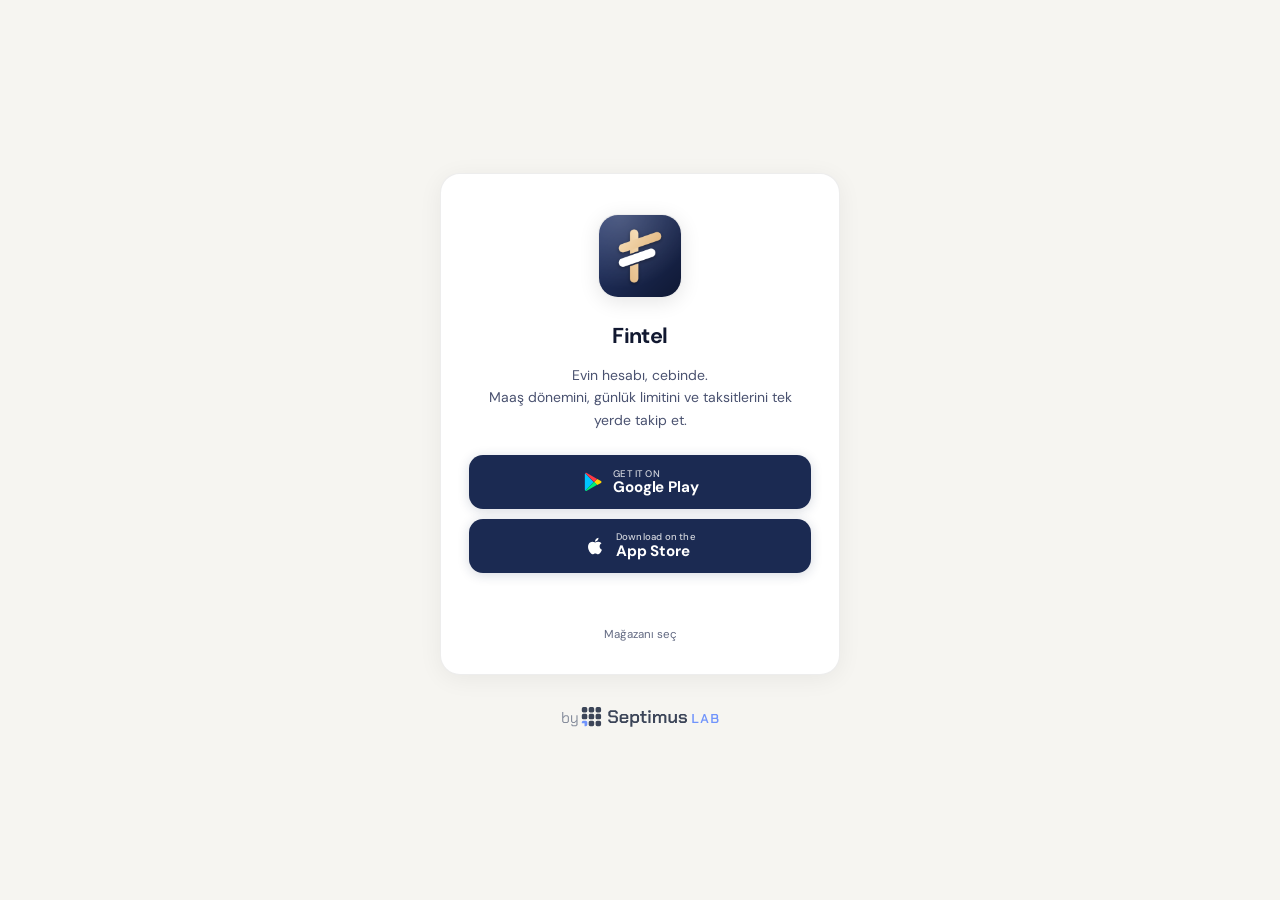
<file: index.html>
<!DOCTYPE html>
<html lang="tr">
<head>
    <meta charset="UTF-8">
    <meta name="viewport" content="width=device-width, initial-scale=1.0, maximum-scale=1.0, user-scalable=no">
    <title>Fintel | by SeptimusLab</title>
    <meta name="description" content="Fintel - Evin hesabı, cebinde. Maaş dönemini, günlük limitini ve taksitlerini tek yerde takip et.">
    <meta name="theme-color" content="#ffffff">
    <meta name="keywords" content="Fintel, aile bütçesi, bütçe takibi, harcama takibi, günlük limit, taksit, fiş okuma, maaş dönemi, indir" />
    <meta name="author" content="Septimus Lab" />
    <meta name="robots" content="index, follow, max-image-preview:large" />
    <link rel="canonical" href="https://fintel.septimuslab.com/" />
    <link rel="icon" type="image/x-icon" sizes="16x16 32x32 48x48" href="/favicon.ico?v=2" />
    <link rel="apple-touch-icon" sizes="180x180" href="/assets/apple-touch-icon.png?v=2" />
    <link rel="manifest" href="/site.webmanifest?v=2" />

    <!-- Open Graph -->
    <meta property="og:type" content="website" />
    <meta property="og:site_name" content="Fintel" />
    <meta property="og:title" content="Fintel · Evin hesabı, cebinde" />
    <meta property="og:description" content="Maaş dönemini, günlük limitini ve taksitlerini tek yerde takip et. Harcamanı tek satırda kaydet, fişini okut, Nova'ya sor. Reklam yok." />
    <meta property="og:url" content="https://fintel.septimuslab.com/" />
    <meta property="og:image" content="https://fintel.septimuslab.com/assets/og/og-tr.png" />
    <meta property="og:image:width" content="1200" />
    <meta property="og:image:height" content="630" />
    <meta property="og:image:alt" content="Fintel: Evin hesabı, cebinde" />
    <meta property="og:locale" content="tr_TR" />

    <!-- Twitter -->
    <meta name="twitter:card" content="summary_large_image" />
    <meta name="twitter:title" content="Fintel · Evin hesabı, cebinde" />
    <meta name="twitter:description" content="Maaş dönemini, günlük limitini ve taksitlerini tek yerde takip et. Reklam yok." />
    <meta name="twitter:image" content="https://fintel.septimuslab.com/assets/og/og-tr.png" />

    <!-- Structured data -->
    <script type="application/ld+json">
      {
        "@context": "https://schema.org",
        "@graph": [
          {
            "@type": "MobileApplication",
            "name": "Fintel",
            "operatingSystem": "iOS, Android",
            "applicationCategory": "FinanceApplication",
            "description": "Evin gelir ve giderini maaş dönemine göre tutan, günlük limit, taksit, fişten kayıt ve Nova yorumlarıyla çalışan aile bütçesi uygulaması.",
            "url": "https://fintel.septimuslab.com/",
            "inLanguage": [
              "tr"
            ],
            "image": "https://fintel.septimuslab.com/assets/og/og-tr.png",
            "downloadUrl": "https://fintel.septimuslab.com/",
            "sameAs": [
              "https://apps.apple.com/app/id6835149318",
              "https://play.google.com/store/apps/details?id=com.fintel.app"
            ],
            "offers": {
              "@type": "Offer",
              "price": "0",
              "priceCurrency": "TRY"
            },
            "publisher": {
              "@type": "Organization",
              "name": "Septimus Lab",
              "url": "https://www.septimuslab.com/"
            }
          },
          {
            "@type": "Organization",
            "name": "Septimus Lab",
            "url": "https://www.septimuslab.com/",
            "logo": "https://fintel.septimuslab.com/assets/septimuslab/septimuslab-isaret-acik-zemin-1024.png"
          }
        ]
      }
    </script>
    <link rel="preconnect" href="https://fonts.googleapis.com">
    <link href="https://fonts.googleapis.com/css2?family=DM+Sans:wght@400;500;600;700&display=swap" rel="stylesheet">
    <style>
        *, *::before, *::after { margin: 0; padding: 0; box-sizing: border-box; }

        :root {
            --bg: #F6F5F1;
            --card: #ffffff;
            --border: rgba(0, 0, 0, 0.07);
            --text: #111830;
            --text-secondary: #4A5270;
            --text-dim: #636A82;
            --shadow-md: 0 4px 24px rgba(0, 0, 0, 0.06);
            --shadow-icon: 0 4px 20px rgba(0, 0, 0, 0.1);
        }

        html, body { height: 100%; }

        body {
            font-family: 'DM Sans', -apple-system, BlinkMacSystemFont, sans-serif;
            background: var(--bg);
            color: var(--text);
            display: flex;
            flex-direction: column;
            align-items: center;
            justify-content: center;
            min-height: 100dvh;
            padding: 1.5rem;
            -webkit-font-smoothing: antialiased;
            -webkit-tap-highlight-color: transparent;
        }

        .card {
            width: 100%;
            max-width: 400px;
            background: var(--card);
            border: 1px solid var(--border);
            border-radius: 20px;
            padding: 2.5rem 1.75rem 2rem;
            text-align: center;
            box-shadow: var(--shadow-md);
            animation: rise 0.6s cubic-bezier(0.16, 1, 0.3, 1) both;
        }

        @keyframes rise { from { opacity: 0; transform: translateY(16px); } to { opacity: 1; transform: translateY(0); } }

        .app-icon {
            width: 84px; height: 84px; border-radius: 20px;
            border: 1px solid var(--border);
            margin: 0 auto 1.5rem;
            box-shadow: var(--shadow-icon);
            overflow: hidden; background: #fff;
        }
        .app-icon img { width: 100%; height: 100%; object-fit: cover; display: block; }

        .app-name { font-size: 1.35rem; font-weight: 700; letter-spacing: -0.025em; color: var(--text); margin-bottom: 0.85rem; }

        .desc { margin-bottom: 1.5rem; }
        .desc-tr { font-size: 0.875rem; line-height: 1.6; color: var(--text-secondary); }
        .desc-en { font-size: 0.78rem; line-height: 1.6; color: var(--text-dim); margin-top: 0.4rem; }

        /* Store buttons */
        .stores { display: flex; flex-direction: column; gap: 0.6rem; width: 100%; }

        .store-btn {
            display: flex; align-items: center; justify-content: center; gap: 0.6rem;
            width: 100%; padding: 0.8rem 1rem;
            background: #1B2A52; color: #fff; text-decoration: none;
            border-radius: 14px; transition: all 0.2s ease;
            box-shadow: 0 2px 12px rgba(27, 42, 82, 0.18);
        }
        .store-btn:hover { transform: translateY(-1px); box-shadow: 0 4px 16px rgba(27, 42, 82, 0.26); }
        .store-btn:active { transform: translateY(0); }
        .store-btn .ico { width: 22px; height: 22px; flex-shrink: 0; display: flex; align-items: center; justify-content: center; }
        .store-btn .txt { display: flex; flex-direction: column; align-items: flex-start; line-height: 1.15; }
        .store-btn .txt .small { font-size: 0.6rem; opacity: 0.8; font-weight: 500; letter-spacing: 0.02em; }
        .store-btn .txt .big { font-size: 0.95rem; font-weight: 700; letter-spacing: -0.01em; }

        .store-btn--disabled {
            background: #ECE9E1; color: var(--text-dim);
            box-shadow: none; cursor: default; pointer-events: none;
        }
        .store-btn--highlight { outline: 2px solid rgba(27,42,82,0.22); outline-offset: 2px; }

        .redirect {
            display: flex; align-items: center; justify-content: center; gap: 0.45rem;
            margin-top: 1.15rem; font-size: 0.72rem; color: var(--text-dim);
            min-height: 18px;
        }
        .timer { position: relative; width: 18px; height: 18px; display: flex; align-items: center; justify-content: center; }
        .timer span { font-size: 0.62rem; font-weight: 700; color: var(--text-secondary); z-index: 1; }
        .timer svg { position: absolute; inset: 0; transform: rotate(-90deg); }
        .timer-track { fill: none; stroke: var(--border); stroke-width: 2; }
        .timer-progress { fill: none; stroke: var(--text-secondary); stroke-width: 2; stroke-linecap: round; stroke-dasharray: 44; stroke-dashoffset: 0; transition: stroke-dashoffset 1s linear; }

        .choose { margin-top: 1.1rem; font-size: 0.72rem; color: var(--text-dim); }

        .studio { margin-top: 2rem; display: flex; flex-direction: column; align-items: center; gap: 0.4rem; animation: rise 0.6s 0.1s cubic-bezier(0.16, 1, 0.3, 1) both; }
        .studio-logo { display: block; height: 20px; width: auto; opacity: 0.8; }
        .studio-text { font-size: 0.58rem; color: var(--text-dim); letter-spacing: 0.12em; text-transform: uppercase; opacity: 0.45; }

        @media (max-width: 420px) {
            body { padding: 1rem; }
            .card { padding: 2rem 1.5rem 1.75rem; border-radius: 18px; }
            .app-icon { width: 76px; height: 76px; border-radius: 18px; }
            .app-name { font-size: 1.25rem; }
        }
    </style>
</head>
<body>

    <div class="card">
        <div class="app-icon"><img src="assets/fintel.png" alt="Fintel"></div>
        <h1 class="app-name">Fintel</h1>
        <div class="desc">
            <p class="desc-tr">Evin hesabı, cebinde.<br>Maaş dönemini, günlük limitini ve taksitlerini tek yerde takip et.</p>
        </div>

        <div class="stores" id="stores"></div>

        <div class="redirect" id="redirect"></div>
        <div class="choose" id="choose"></div>
    </div>

    <div class="studio">
        <a href="https://www.septimuslab.com/" target="_blank" rel="noopener"><img src="assets/septimuslab/septimuslab-imza-acik-zemin.svg" alt="by SeptimusLab" class="studio-logo" width="164" height="21"></a>
    </div>

    <script>
        // ====== CONFIG ======
        // App Store linki yayına girince doldur: 'https://apps.apple.com/app/idXXXXXXXXXX'
        const STORE = {
            play: 'https://play.google.com/store/apps/details?id=com.fintel.app',
            appStore: 'https://apps.apple.com/app/id6835149318'
        };
        const AUTO_REDIRECT_SECONDS = 3;

        // ====== ICONS ======
        const APPLE_ICON = '<svg viewBox="0 0 24 24" width="22" height="22" fill="currentColor"><path d="M17.05 20.28c-.98.95-2.05.8-3.08.35-1.09-.46-2.09-.48-3.24 0-1.44.62-2.2.44-3.06-.35C2.79 15.25 3.51 7.59 9.05 7.31c1.35.07 2.29.74 3.08.8 1.18-.24 2.31-.93 3.57-.84 1.51.12 2.65.72 3.4 1.8-3.12 1.87-2.38 5.98.48 7.13-.57 1.5-1.31 2.99-2.54 4.09zM12.03 7.25c-.15-2.23 1.66-4.07 3.74-4.25.29 2.58-2.34 4.5-3.74 4.25z"/></svg>';
        const PLAY_ICON = '<svg viewBox="0 0 24 24" width="22" height="22"><path fill="#00C4FF" d="M3.6 2.4c-.3.2-.5.6-.5 1.1v16.9c0 .5.2.9.5 1.1l9-9.5-9-9.6z"/><path fill="#FFD300" d="M16.6 8.6l-3.5 3.4 3.5 3.4 4.1-2.3c.8-.5.8-1.7 0-2.2l-4.1-2.3z"/><path fill="#00EE76" d="M3.6 21.5c.4.3 1 .4 1.6 0l11.4-6.5-3.5-3.4-9.5 9.9z"/><path fill="#FF3945" d="M3.6 2.4l9.5 9.6 3.5-3.4L5.2 2.1c-.6-.4-1.2-.3-1.6.3z"/></svg>';

        const t = {
            apple: { small: 'Download on the', big: 'App Store' },
            play:  { small: 'GET IT ON', big: 'Google Play' },
            soon:  { small: 'Çok yakında', big: 'App Store' }
        };

        function btn(href, iconHtml, small, big, opts) {
            opts = opts || {};
            const cls = 'store-btn' + (opts.disabled ? ' store-btn--disabled' : '') + (opts.highlight ? ' store-btn--highlight' : '');
            const tag = opts.disabled ? 'div' : 'a';
            const hrefAttr = opts.disabled ? '' : (' href="' + href + '"');
            return '<' + tag + hrefAttr + ' class="' + cls + '">' +
                '<span class="ico">' + iconHtml + '</span>' +
                '<span class="txt"><span class="small">' + small + '</span><span class="big">' + big + '</span></span>' +
                '</' + tag + '>';
        }

        // ====== DETECT ======
        const ua = navigator.userAgent || '';
        const isIOS = /iPad|iPhone|iPod/.test(ua) || (navigator.platform === 'MacIntel' && navigator.maxTouchPoints > 1);
        const isAndroid = /Android/.test(ua);
        const hasAppStore = !!STORE.appStore;

        // Arama motoru botları sayfada kalır (Googlebot akıllı telefon UA'sı "Android" içerir).
        const isBot = /bot|crawl|spider|slurp|lighthouse|mediapartners/i.test(ua);

        // Hangi mağazaya otomatik yönlendirilecek? (link yoksa null)
        let target = null;
        if (!isBot && isIOS && hasAppStore) target = STORE.appStore;
        else if (!isBot && isAndroid && STORE.play) target = STORE.play;

        // ====== RENDER BUTTONS ======
        const appleBtn = hasAppStore
            ? btn(STORE.appStore, APPLE_ICON, t.apple.small, t.apple.big, { highlight: isIOS })
            : btn('', APPLE_ICON, t.soon.small, t.soon.big, { disabled: true });
        const playBtn = btn(STORE.play, PLAY_ICON, t.play.small, t.play.big, { highlight: isAndroid });

        // iOS kullanıcısına önce App Store'u göster; Android'e önce Play'i
        document.getElementById('stores').innerHTML = isIOS ? (appleBtn + playBtn) : (playBtn + appleBtn);

        // ====== AUTO REDIRECT (sadece bu cihaz için geçerli mağaza varsa) ======
        const redirectEl = document.getElementById('redirect');
        const chooseEl = document.getElementById('choose');

        if (target) {
            let sec = AUTO_REDIRECT_SECONDS;
            const C = 2 * Math.PI * 7;
            redirectEl.innerHTML = '<div class="timer"><svg viewBox="0 0 18 18"><circle class="timer-track" cx="9" cy="9" r="7"/><circle class="timer-progress" id="tc" cx="9" cy="9" r="7"/></svg><span id="cnt">' + sec + '</span></div><span>Yönlendiriliyor...</span>';
            const circle = document.getElementById('tc');
            const cnt = document.getElementById('cnt');
            circle.style.strokeDasharray = C; circle.style.strokeDashoffset = '0';
            const tick = setInterval(function () {
                sec--; cnt.textContent = sec;
                circle.style.strokeDashoffset = C * (1 - sec / AUTO_REDIRECT_SECONDS);
                if (sec <= 0) { clearInterval(tick); window.location.href = target; }
            }, 1000);
        } else {
            // Otomatik yönlendirme yok (iOS link yok / masaüstü) -> kullanıcı seçsin
            chooseEl.textContent = isIOS
                ? 'App Store sürümü çok yakında.'
                : 'Mağazanı seç';
        }
    </script>
</body>
</html>
</file>
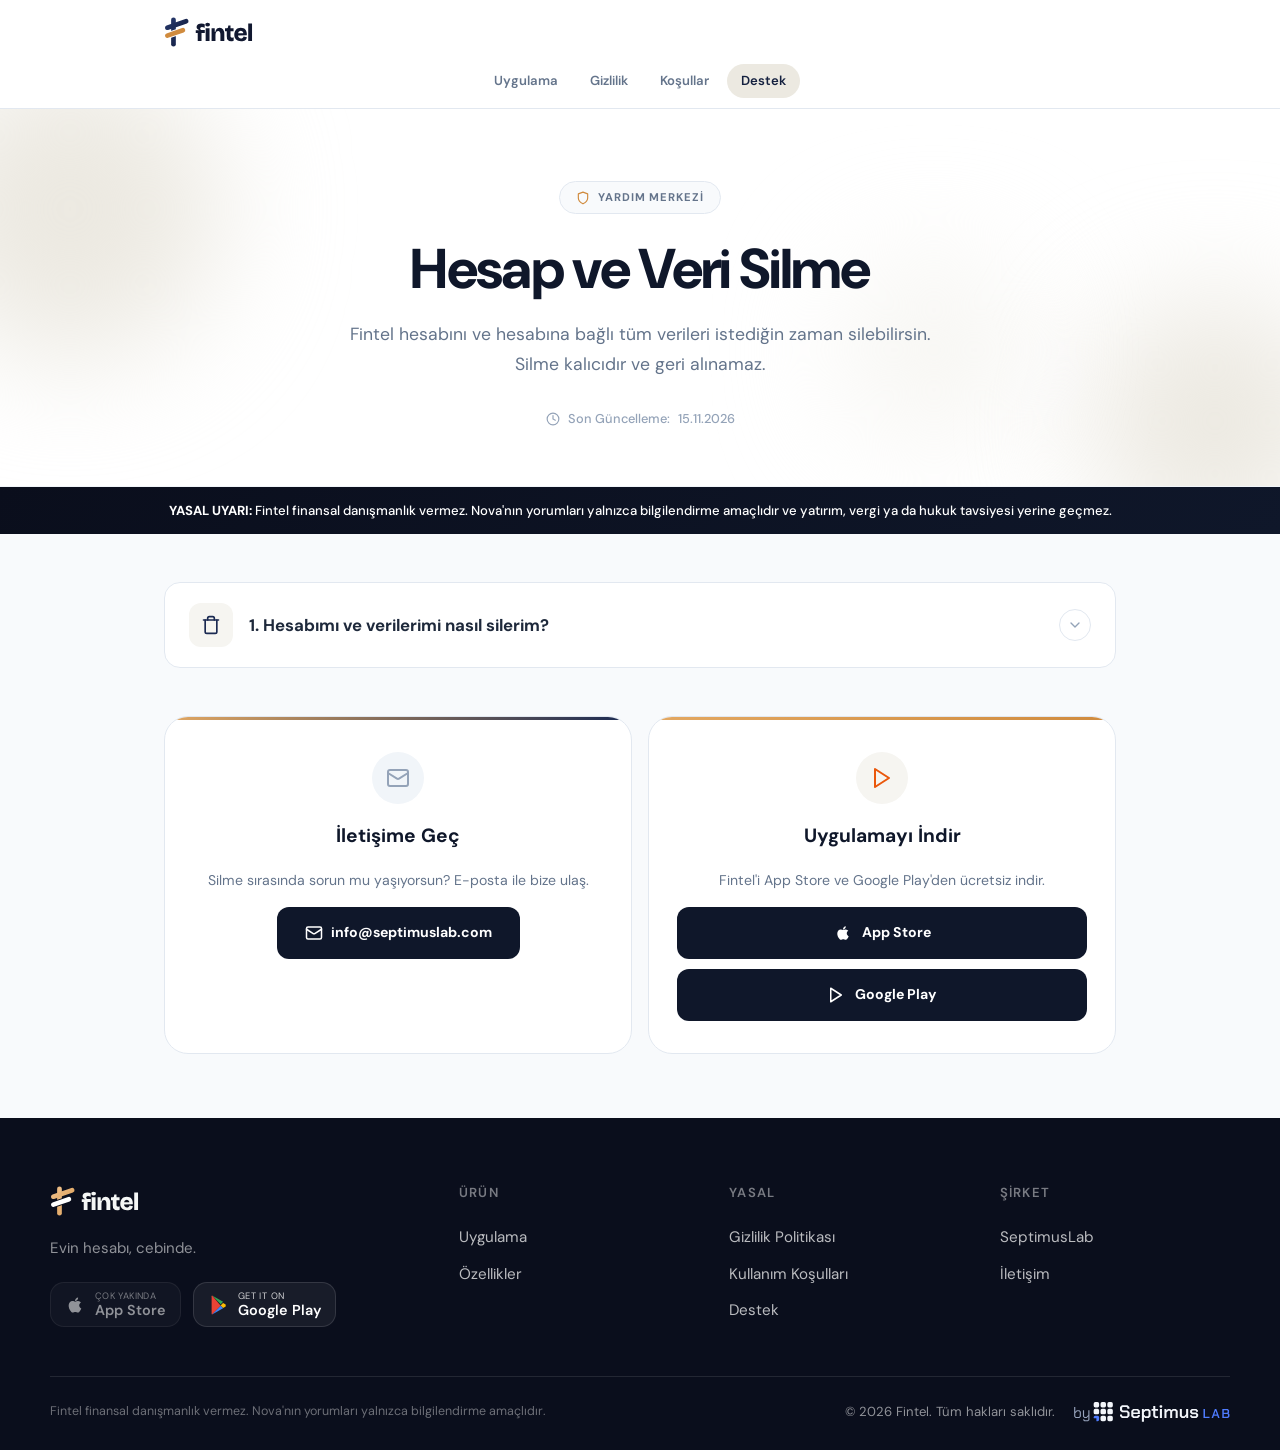
<file: delete-account/index.html>
<!doctype html>
<html lang="tr">
    <head>
        <meta charset="UTF-8" />
        <meta name="viewport" content="width=device-width, initial-scale=1.0" />
        <title>Fintel - Hesap ve Veri Silme</title>
        <meta name="description" content="Fintel hesabını ve verilerini nasıl sileceğini adım adım öğren." />
        <link rel="icon" type="image/x-icon" sizes="16x16 32x32 48x48" href="/favicon.ico?v=2" />
        <link rel="apple-touch-icon" sizes="180x180" href="/assets/apple-touch-icon.png?v=2" />
        <link rel="manifest" href="/site.webmanifest?v=2" />
        <meta name="robots" content="index, follow" />
        <link rel="canonical" href="https://fintel.septimuslab.com/delete-account/" />
        <meta property="og:type" content="article" />
        <meta property="og:site_name" content="Fintel" />
        <meta property="og:title" content="Fintel · Hesap ve Veri Silme" />
        <meta property="og:description" content="Fintel hesabını ve hesabına bağlı tüm verileri uygulamadan nasıl sileceğin." />
        <meta property="og:url" content="https://fintel.septimuslab.com/delete-account/" />
        <meta property="og:image" content="https://fintel.septimuslab.com/assets/og/og-tr.png" />
        <meta property="og:image:width" content="1200" />
        <meta property="og:image:height" content="630" />
        <meta property="og:locale" content="tr_TR" />
        <meta name="twitter:card" content="summary_large_image" />
        <meta name="twitter:title" content="Fintel · Hesap ve Veri Silme" />
        <meta name="twitter:image" content="https://fintel.septimuslab.com/assets/og/og-tr.png" />
        <link rel="preconnect" href="https://fonts.googleapis.com" />
        <link rel="preconnect" href="https://fonts.gstatic.com" crossorigin />
        <link href="https://fonts.googleapis.com/css2?family=DM+Sans:wght@400;500;600;700;800&display=swap" rel="stylesheet" />
        <style>
            *,
            *::before,
            *::after {
                box-sizing: border-box;
                margin: 0;
                padding: 0;
            }

            :root {
                --brand-50: #f6f5f1;
                --brand-100: #ece9e1;
                --brand-200: #d9d4c6;
                --brand-300: #e8c08a;
                --brand-400: #e3a862;
                --brand-500: #d08b3e;
                --brand-600: #1b2a52;
                --brand-700: #14203f;
                --brand-800: #111830;
                --brand-900: #0a0e1c;

                --slate-50: #f8fafc;
                --slate-100: #f1f5f9;
                --slate-200: #e2e8f0;
                --slate-300: #cbd5e1;
                --slate-400: #94a3b8;
                --slate-500: #64748b;
                --slate-600: #475569;
                --slate-700: #334155;
                --slate-800: #1e293b;
                --slate-900: #0f172a;

                --orange-50: #f6f5f1;
                --orange-100: #e3dfd2;
                --orange-600: #8f5716;
                --orange-700: #8f5716;
                --orange-800: #5e3a0f;

                --radius-sm: 8px;
                --radius-md: 12px;
                --radius-lg: 16px;
                --radius-xl: 24px;
                --radius-full: 9999px;

                --shadow-sm: 0 1px 2px rgba(0, 0, 0, 0.04);
                --shadow-md: 0 4px 12px rgba(0, 0, 0, 0.06);
                --shadow-lg: 0 8px 30px rgba(0, 0, 0, 0.08);
                --shadow-xl: 0 16px 50px rgba(0, 0, 0, 0.1);

                --font-display: "DM Sans", sans-serif;
                --font-body: "DM Sans", sans-serif;
                --font-hand: "DM Sans", sans-serif;
            }

            html {
                scroll-behavior: smooth;
            }

            body {
                font-family: var(--font-body);
                background: var(--slate-50);
                color: var(--slate-700);
                line-height: 1.7;
                -webkit-font-smoothing: antialiased;
                -moz-osx-font-smoothing: grayscale;
            }

            ::selection {
                background: var(--brand-100);
                color: var(--brand-900);
            }

            a {
                color: inherit;
                text-decoration: none;
            }
            img {
                display: block;
                max-width: 100%;
            }

            @keyframes fadeInUp {
                from {
                    opacity: 0;
                    transform: translateY(20px);
                }
                to {
                    opacity: 1;
                    transform: translateY(0);
                }
            }
            @keyframes fadeIn {
                from {
                    opacity: 0;
                }
                to {
                    opacity: 1;
                }
            }
            @keyframes pulseGlow {
                0%,
                100% {
                    opacity: 0.4;
                }
                50% {
                    opacity: 0.7;
                }
            }

            .animate-up {
                animation: fadeInUp 0.6s ease-out both;
            }
            .animate-fade {
                animation: fadeIn 0.5s ease-out both;
            }
            .delay-1 {
                animation-delay: 0.1s;
            }
            .delay-2 {
                animation-delay: 0.2s;
            }
            .delay-3 {
                animation-delay: 0.3s;
            }

            .navbar {
                position: sticky;
                top: 0;
                z-index: 100;
                background: rgba(255, 255, 255, 0.92);
                backdrop-filter: blur(20px) saturate(180%);
                -webkit-backdrop-filter: blur(20px) saturate(180%);
                border-bottom: 1px solid var(--slate-200);
                transition: box-shadow 0.3s ease;
            }
            .navbar.scrolled {
                box-shadow: 0 1px 20px rgba(0, 0, 0, 0.06);
            }
            .navbar-inner {
                max-width: 1000px;
                margin: 0 auto;
                padding: 0 24px;
                height: 64px;
                display: flex;
                align-items: center;
                justify-content: space-between;
            }
            .brand {
                display: flex;
                align-items: center;
                gap: 12px;
                text-decoration: none;
            }
            .brand-lockup {
                height: 38px;
                width: auto;
                display: block;
            }
            .brand-logo {
                width: 40px;
                height: 40px;
                border-radius: var(--radius-md);
                object-fit: cover;
                box-shadow: var(--shadow-sm);
                transition: transform 0.3s ease;
            }
            .brand:hover .brand-logo {
                transform: scale(1.05);
            }
            .brand-text {
                display: flex;
                flex-direction: column;
            }
            .brand-name {
                font-family: var(--font-display);
                font-weight: 800;
                font-size: 1.2rem;
                color: var(--slate-900);
                letter-spacing: -0.02em;
                line-height: 1.1;
            }
            .brand-name span {
                color: var(--brand-600);
            }
            .brand-subtitle {
                font-size: 0.6rem;
                color: var(--slate-400);
                font-weight: 600;
                letter-spacing: 0.12em;
                text-transform: uppercase;
            }

            .lang-toggle {
                display: flex;
                align-items: center;
                gap: 12px;
            }
            .lang-flag {
                width: 32px;
                height: 32px;
                border-radius: 50%;
                cursor: pointer;
                opacity: 0.6;
                transition: all 0.3s ease;
                border: 2px solid transparent;
                object-fit: cover;
            }
            .lang-flag.active {
                opacity: 1;
                border-color: var(--brand-500);
                transform: scale(1.1);
                box-shadow: 0 2px 8px rgba(27, 42, 82, 0.3);
            }
            .lang-flag:hover {
                opacity: 0.9;
                transform: scale(1.05);
            }
            .nav-tabs { display: flex; justify-content: center; flex-wrap: wrap; gap: 4px; max-width: 1000px; margin: 0 auto; padding: 0 16px 10px; }
            .nav-link { font-family: var(--font-display); font-size: 0.82rem; font-weight: 600; color: var(--slate-500); padding: 6px 14px; border-radius: var(--radius-full); transition: all 0.2s ease; text-decoration: none; }
            .nav-link:hover { color: var(--brand-600); background: var(--brand-50); }
            .nav-link.active { color: var(--brand-700); background: var(--brand-100); }

            .hero {
                position: relative;
                background: white;
                border-bottom: 1px solid var(--slate-100);
                overflow: hidden;
            }
            .hero-bg {
                position: absolute;
                inset: 0;
                overflow: hidden;
                pointer-events: none;
            }
            .hero-orb {
                position: absolute;
                border-radius: 50%;
                filter: blur(60px);
                animation: pulseGlow 4s ease-in-out infinite;
            }
            .hero-orb--teal {
                width: 300px;
                height: 300px;
                background: var(--brand-100);
                top: -50px;
                left: -80px;
            }
            .hero-orb--amber {
                width: 250px;
                height: 250px;
                background: #ece9e1;
                bottom: -60px;
                right: -60px;
                animation-delay: 1.5s;
            }
            .hero-orb--pink {
                width: 180px;
                height: 180px;
                background: #f6f5f1;
                top: 40%;
                right: 20%;
                animation-delay: 3s;
            }
            .hero-content {
                position: relative;
                z-index: 2;
                max-width: 900px;
                margin: 0 auto;
                padding: 72px 24px 56px;
                text-align: center;
            }
            .hero-badge {
                display: inline-flex;
                align-items: center;
                gap: 8px;
                padding: 6px 16px;
                border-radius: var(--radius-full);
                background: var(--slate-50);
                border: 1px solid var(--slate-200);
                font-family: var(--font-display);
                font-size: 0.7rem;
                font-weight: 700;
                color: var(--slate-500);
                text-transform: uppercase;
                letter-spacing: 0.08em;
                margin-bottom: 24px;
            }
            .hero-badge svg {
                color: var(--brand-500);
            }
            .hero-title {
                font-family: var(--font-display);
                font-size: clamp(2.2rem, 5vw, 3.5rem);
                font-weight: 800;
                color: var(--slate-900);
                letter-spacing: -0.03em;
                line-height: 1.1;
                margin-bottom: 20px;
            }
            .hero-desc {
                font-size: 1.1rem;
                color: var(--slate-500);
                max-width: 600px;
                margin: 0 auto 28px;
                line-height: 1.7;
            }
            .hero-meta {
                display: flex;
                align-items: center;
                justify-content: center;
                gap: 8px;
                font-size: 0.8rem;
                color: var(--slate-400);
                font-weight: 500;
            }
            .hero-meta svg {
                width: 14px;
                height: 14px;
            }

            .disclaimer {
                background: linear-gradient(135deg, var(--brand-900), var(--slate-900));
                color: white;
                padding: 14px 24px;
                text-align: center;
                font-size: 0.82rem;
                font-weight: 500;
                line-height: 1.5;
                position: relative;
                z-index: 10;
            }
            .disclaimer strong {
                font-weight: 700;
            }

            .main-content {
                max-width: 1000px;
                margin: 0 auto;
                padding: 48px 24px 64px;
            }

            .accordion-list {
                display: flex;
                flex-direction: column;
                gap: 12px;
            }
            .accordion-item {
                background: white;
                border: 1px solid var(--slate-200);
                border-radius: var(--radius-lg);
                overflow: hidden;
                transition: all 0.3s ease;
            }
            .accordion-item:hover {
                border-color: var(--brand-200);
                box-shadow: 0 2px 16px rgba(27, 42, 82, 0.06);
            }
            .accordion-item.open {
                border-color: var(--brand-300);
                box-shadow: 0 4px 24px rgba(27, 42, 82, 0.08);
            }
            .accordion-trigger {
                width: 100%;
                display: flex;
                align-items: center;
                justify-content: space-between;
                padding: 20px 24px;
                background: none;
                border: none;
                cursor: pointer;
                text-align: left;
                font-family: var(--font-body);
                transition: background 0.2s ease;
            }
            .accordion-trigger:hover {
                background: var(--slate-50);
            }
            .accordion-trigger-left {
                display: flex;
                align-items: center;
                gap: 16px;
            }
            .accordion-icon-wrap {
                width: 44px;
                height: 44px;
                border-radius: var(--radius-md);
                background: var(--brand-50);
                display: flex;
                align-items: center;
                justify-content: center;
                color: var(--brand-600);
                flex-shrink: 0;
                transition: all 0.3s ease;
            }
            .accordion-item:hover .accordion-icon-wrap,
            .accordion-item.open .accordion-icon-wrap {
                background: var(--brand-500);
                color: white;
            }
            .accordion-icon-wrap svg {
                width: 20px;
                height: 20px;
            }
            .accordion-title {
                font-family: var(--font-display);
                font-size: 1.05rem;
                font-weight: 700;
                color: var(--slate-800);
                transition: color 0.2s ease;
            }
            .accordion-item:hover .accordion-title {
                color: var(--brand-700);
            }
            .accordion-chevron {
                width: 32px;
                height: 32px;
                border-radius: var(--radius-full);
                border: 1px solid var(--slate-200);
                display: flex;
                align-items: center;
                justify-content: center;
                color: var(--slate-400);
                flex-shrink: 0;
                transition: all 0.3s ease;
            }
            .accordion-item.open .accordion-chevron {
                transform: rotate(180deg);
                border-color: var(--brand-300);
                color: var(--brand-600);
                background: var(--brand-50);
            }
            .accordion-chevron svg {
                width: 16px;
                height: 16px;
            }
            .accordion-body {
                max-height: 0;
                opacity: 0;
                overflow: hidden;
                transition:
                    max-height 0.4s ease,
                    opacity 0.3s ease;
            }
            .accordion-item.open .accordion-body {
                max-height: 800px;
                opacity: 1;
            }
            .accordion-body-inner {
                padding: 0 24px 24px 84px;
                font-size: 0.92rem;
                color: var(--slate-600);
                line-height: 1.8;
            }
            .accordion-body-inner p {
                margin-bottom: 12px;
            }
            .accordion-body-inner ul {
                list-style: none;
                padding: 0;
                display: flex;
                flex-direction: column;
                gap: 10px;
            }
            .accordion-body-inner li {
                padding-left: 20px;
                position: relative;
            }
            .accordion-body-inner li::before {
                content: "";
                position: absolute;
                left: 0;
                top: 10px;
                width: 6px;
                height: 6px;
                border-radius: 50%;
                background: var(--brand-400);
            }
            .accordion-body-inner li strong {
                color: var(--slate-800);
                font-weight: 600;
            }
            .info-box {
                background: var(--orange-50);
                border: 1px solid var(--orange-100);
                border-radius: var(--radius-md);
                padding: 16px 20px;
                margin: 12px 0;
            }
            .info-box-title {
                font-weight: 700;
                color: var(--orange-800);
                font-size: 0.88rem;
                margin-bottom: 4px;
            }
            .info-box p {
                font-size: 0.84rem;
                color: var(--orange-700);
                margin: 0;
            }
            .text-muted {
                font-size: 0.84rem;
                color: var(--slate-500);
            }

            .cta-grid {
                display: grid;
                grid-template-columns: 1fr 1fr;
                gap: 16px;
                margin-top: 48px;
            }
            @media (max-width: 600px) {
                .cta-grid {
                    grid-template-columns: 1fr;
                }
            }

            .card {
                position: relative;
                background: white;
                border: 1px solid var(--slate-200);
                border-radius: var(--radius-xl);
                overflow: hidden;
                transition: all 0.3s ease;
            }
            .card:hover {
                box-shadow: var(--shadow-lg);
                transform: translateY(-2px);
            }
            .card-accent {
                height: 3px;
                background: linear-gradient(90deg, var(--brand-400), var(--brand-600));
            }
            .card-body {
                padding: 32px 28px;
                text-align: center;
                display: flex;
                flex-direction: column;
                align-items: center;
                gap: 16px;
            }
            .card-icon {
                width: 52px;
                height: 52px;
                border-radius: var(--radius-full);
                background: var(--slate-100);
                display: flex;
                align-items: center;
                justify-content: center;
                color: var(--slate-400);
            }
            .card-icon svg {
                width: 24px;
                height: 24px;
            }
            .card-title {
                font-family: var(--font-display);
                font-size: 1.2rem;
                font-weight: 700;
                color: var(--slate-900);
            }
            .card-desc {
                font-size: 0.88rem;
                color: var(--slate-500);
                line-height: 1.6;
            }
            .btn {
                display: inline-flex;
                align-items: center;
                justify-content: center;
                gap: 8px;
                padding: 14px 28px;
                border-radius: var(--radius-md);
                font-family: var(--font-display);
                font-size: 0.88rem;
                font-weight: 700;
                border: none;
                cursor: pointer;
                transition: all 0.3s ease;
                text-decoration: none;
            }
            .btn svg {
                width: 18px;
                height: 18px;
            }
            .btn-dark {
                background: var(--slate-900);
                color: white;
            }
            .btn-dark:hover {
                background: var(--brand-600);
                box-shadow: 0 4px 20px rgba(27, 42, 82, 0.3);
                transform: translateY(-1px);
            }
            .btn-play {
                background: var(--slate-900);
                color: white;
                gap: 10px;
            }
            .btn-play:hover {
                background: var(--brand-600);
                box-shadow: 0 4px 20px rgba(27, 42, 82, 0.3);
                transform: translateY(-1px);
            }
            .store-dl { display: flex; flex-direction: column; gap: 10px; width: 100%; }
            .btn-store { width: 100%; }
            .btn-appstore { background: var(--slate-900); color: #fff; gap: 10px; }
            .btn-appstore:hover { background: var(--brand-600); box-shadow: 0 4px 20px rgba(27, 42, 82, 0.3); transform: translateY(-1px); }
            .btn-soon { background: var(--slate-200); color: var(--slate-500); cursor: default; pointer-events: none; }
            .btn-soon-tag { font-size: 0.72em; font-weight: 600; opacity: 0.75; margin-left: 6px; }

            .footer {
                border-top: 1px solid var(--slate-200);
                background: white;
                padding: 20px 24px;
            }
            .footer-inner {
                max-width: 1000px;
                margin: 0 auto;
                display: flex;
                flex-direction: column;
                align-items: center;
                gap: 10px;
            }
            .footer-brand {
                display: flex;
                align-items: center;
                gap: 10px;
            }
            .footer-brand img {
                width: auto;
                height: 20px;
                opacity: 0.85;
            }
            .footer-link {
                font-size: 0.82rem;
                font-weight: 500;
                color: var(--slate-400);
                transition: color 0.2s ease;
            }
            .footer-link:hover {
                color: var(--brand-600);
            }
            .footer-copy {
                font-size: 0.78rem;
                color: var(--slate-400);
            }

            @media (max-width: 640px) {
                .hero-content {
                    padding: 48px 20px 40px;
                }
                .hero-title {
                    font-size: 2rem;
                }
                .hero-desc {
                    font-size: 0.95rem;
                }
                .accordion-trigger {
                    padding: 16px 18px;
                }
                .accordion-body-inner {
                    padding: 0 18px 20px 18px;
                }
                .accordion-trigger-left {
                    gap: 12px;
                }
                .accordion-icon-wrap {
                    width: 38px;
                    height: 38px;
                }
                .accordion-title {
                    font-size: 0.92rem;
                }
                .card-body {
                    padding: 24px 20px;
                }
                .lang-flag {
                    width: 28px;
                    height: 28px;
                }
            }
        </style>
    </head>
    <body>
        <nav class="navbar" id="navbar">
            <div class="navbar-inner">
                <a href="https://fintel.septimuslab.com" class="brand">
                    <img src="../assets/brand/lockup-h-light.svg" alt="Fintel" class="brand-lockup" width="182" height="38" />
                </a>
            </div>
            <div class="nav-tabs" id="navTabs"></div>
        </nav>

        <header class="hero">
            <div class="hero-bg">
                <div class="hero-orb hero-orb--teal"></div>
                <div class="hero-orb hero-orb--amber"></div>
                <div class="hero-orb hero-orb--pink"></div>
            </div>
            <div class="hero-content">
                <div class="hero-badge animate-up">
                    <svg xmlns="http://www.w3.org/2000/svg" width="14" height="14" viewBox="0 0 24 24" fill="none" stroke="currentColor" stroke-width="2" stroke-linecap="round" stroke-linejoin="round"><path d="M12 22s8-4 8-10V5l-8-3-8 3v7c0 6 8 10 8 10z" /></svg>
                    <span id="hero-badge-text">Yardım Merkezi</span>
                </div>
                <h1 class="hero-title animate-up delay-1" id="hero-title">Hesap ve Veri Silme</h1>
                <p class="hero-desc animate-up delay-2" id="hero-desc">Fintel hesabını ve hesabına bağlı tüm verileri istediğin zaman silebilirsin. Silme kalıcıdır ve geri alınamaz.</p>
                <div class="hero-meta animate-up delay-3">
                    <svg xmlns="http://www.w3.org/2000/svg" viewBox="0 0 24 24" fill="none" stroke="currentColor" stroke-width="2" stroke-linecap="round" stroke-linejoin="round">
                        <circle cx="12" cy="12" r="10" />
                        <polyline points="12 6 12 12 16 14" />
                    </svg>
                    <span id="hero-date-label">Son Güncelleme:</span> <span>15.11.2026</span>
                </div>
            </div>
        </header>

        <div class="disclaimer" id="disclaimer"><strong>YASAL UYARI:</strong> Fintel finansal danışmanlık vermez. Nova'nın yorumları yalnızca bilgilendirme amaçlıdır ve yatırım, vergi ya da hukuk tavsiyesi yerine geçmez.</div>

        <main class="main-content">
            <div class="accordion-list" id="accordion-list"></div>

            <div class="cta-grid">
                <div class="card animate-up">
                    <div class="card-accent"></div>
                    <div class="card-body">
                        <div class="card-icon">
                            <svg xmlns="http://www.w3.org/2000/svg" viewBox="0 0 24 24" fill="none" stroke="currentColor" stroke-width="2" stroke-linecap="round" stroke-linejoin="round">
                                <rect width="20" height="16" x="2" y="4" rx="2" />
                                <path d="m22 7-8.97 5.7a1.94 1.94 0 0 1-2.06 0L2 7" />
                            </svg>
                        </div>
                        <h3 class="card-title" id="contact-title">İletişime Geç</h3>
                        <p class="card-desc" id="contact-desc">Silme sırasında sorun mu yaşıyorsun? E-posta ile bize ulaş.</p>
                        <a href="mailto:info@septimuslab.com" class="btn btn-dark">
                            <svg xmlns="http://www.w3.org/2000/svg" viewBox="0 0 24 24" fill="none" stroke="currentColor" stroke-width="2" stroke-linecap="round" stroke-linejoin="round">
                                <rect width="20" height="16" x="2" y="4" rx="2" />
                                <path d="m22 7-8.97 5.7a1.94 1.94 0 0 1-2.06 0L2 7" />
                            </svg>
                            info@septimuslab.com
                        </a>
                    </div>
                </div>

                <div class="card animate-up delay-1">
                    <div class="card-accent" style="background: linear-gradient(90deg, #e3a862, #d08b3e)"></div>
                    <div class="card-body">
                        <div class="card-icon" style="background: #f6f5f1; color: #ea580c">
                            <svg xmlns="http://www.w3.org/2000/svg" viewBox="0 0 24 24" fill="none" stroke="currentColor" stroke-width="2" stroke-linecap="round" stroke-linejoin="round"><polygon points="5 3 19 12 5 21 5 3" /></svg>
                        </div>
                        <h3 class="card-title" id="play-title">Uygulamayı İndir</h3>
                        <p class="card-desc" id="play-desc">Fintel'i App Store ve Google Play'den ücretsiz indir.</p>
                        <div class="store-dl">
                            <a href="https://apps.apple.com/app/id6835149318" target="_blank" rel="noopener" class="btn btn-store btn-appstore">
                                <svg xmlns="http://www.w3.org/2000/svg" width="18" height="18" viewBox="0 0 24 24" fill="currentColor"><path d="M17.05 20.28c-.98.95-2.05.8-3.08.35-1.09-.46-2.09-.48-3.24 0-1.44.62-2.2.44-3.06-.35C2.79 15.25 3.51 7.59 9.05 7.31c1.35.07 2.29.74 3.08.8 1.18-.24 2.31-.93 3.57-.84 1.51.12 2.65.72 3.4 1.8-3.12 1.87-2.38 5.98.48 7.13-.57 1.5-1.31 2.99-2.54 4.09zM12.03 7.25c-.15-2.23 1.66-4.07 3.74-4.25.29 2.58-2.34 4.5-3.74 4.25z"/></svg>
                                App Store
                            </a>
                            <a href="https://play.google.com/store/apps/details?id=com.fintel.app" target="_blank" rel="noopener" class="btn btn-store btn-play">
                                <svg xmlns="http://www.w3.org/2000/svg" width="18" height="18" viewBox="0 0 24 24" fill="none" stroke="currentColor" stroke-width="2" stroke-linecap="round" stroke-linejoin="round"><polygon points="5 3 19 12 5 21 5 3" /></svg>
                                Google Play
                            </a>
                        </div>
                    </div>
                </div>
            </div>
        </main>

        <footer class="footer">
            <div class="footer-inner">
                <div class="footer-brand">
                    <a href="https://www.septimuslab.com/" target="_blank" rel="noopener" class="footer-link" style="font-weight: 600; color: var(--slate-600)"> <img src="../assets/septimuslab/septimuslab-imza-acik-zemin.svg" alt="by SeptimusLab" width="164" height="21" /> </a>
                </div>
                <p class="footer-copy">&copy; 2026 Fintel by <a href="https://www.septimuslab.com/" target="_blank" rel="noopener" style="color: var(--brand-600); font-weight: 500">SeptimusLab</a>. <span id="footer-rights">Tüm Hakları Saklıdır.</span></p>
            </div>
        </footer>

        <script>
            const icons = {
                data: '<svg xmlns="http://www.w3.org/2000/svg" viewBox="0 0 24 24" fill="none" stroke="currentColor" stroke-width="2" stroke-linecap="round" stroke-linejoin="round"><ellipse cx="12" cy="5" rx="9" ry="3"/><path d="M3 5V19A9 3 0 0 0 21 19V5"/><path d="M3 12A9 3 0 0 0 21 12"/></svg>',
                ai: '<svg xmlns="http://www.w3.org/2000/svg" viewBox="0 0 24 24" fill="none" stroke="currentColor" stroke-width="2" stroke-linecap="round" stroke-linejoin="round"><path d="M12 2a4 4 0 0 0-4 4v2H6a2 2 0 0 0-2 2v10a2 2 0 0 0 2 2h12a2 2 0 0 0 2-2V10a2 2 0 0 0-2-2h-2V6a4 4 0 0 0-4-4z"/><circle cx="9" cy="15" r="1"/><circle cx="15" cy="15" r="1"/></svg>',
                money: '<svg xmlns="http://www.w3.org/2000/svg" viewBox="0 0 24 24" fill="none" stroke="currentColor" stroke-width="2" stroke-linecap="round" stroke-linejoin="round"><rect width="20" height="14" x="2" y="5" rx="2"/><line x1="2" x2="22" y1="10" y2="10"/></svg>',
                trash: '<svg xmlns="http://www.w3.org/2000/svg" viewBox="0 0 24 24" fill="none" stroke="currentColor" stroke-width="2" stroke-linecap="round" stroke-linejoin="round"><path d="M3 6h18"/><path d="M19 6v14c0 1-1 2-2 2H7c-1 0-2-1-2-2V6"/><path d="M8 6V4c0-1 1-2 2-2h4c1 0 2 1 2 2v2"/></svg>',
                users: '<svg xmlns="http://www.w3.org/2000/svg" viewBox="0 0 24 24" fill="none" stroke="currentColor" stroke-width="2" stroke-linecap="round" stroke-linejoin="round"><path d="M16 21v-2a4 4 0 0 0-4-4H6a4 4 0 0 0-4 4v2"/><circle cx="9" cy="7" r="4"/><path d="M22 21v-2a4 4 0 0 0-3-3.87"/><path d="M16 3.13a4 4 0 0 1 0 7.75"/></svg>',
                lock: '<svg xmlns="http://www.w3.org/2000/svg" viewBox="0 0 24 24" fill="none" stroke="currentColor" stroke-width="2" stroke-linecap="round" stroke-linejoin="round"><rect width="18" height="11" x="3" y="11" rx="2" ry="2"/><path d="M7 11V7a5 5 0 0 1 10 0v4"/><circle cx="12" cy="16" r="1"/></svg>',
            };

            const i18n = {
                tr: {
                    badge: "Yardım Merkezi",
                    title: "Hesap ve Veri Silme",
                    desc: "Fintel hesabını ve hesabına bağlı tüm verileri istediğin zaman silebilirsin. Silme kalıcıdır ve geri alınamaz.",
                    dateLabel: "Son Güncelleme:",
                    disclaimer: "<strong>YASAL UYARI:</strong> Fintel finansal danışmanlık vermez. Nova'nın yorumları yalnızca bilgilendirme amaçlıdır ve yatırım, vergi ya da hukuk tavsiyesi yerine geçmez.",
                    contactTitle: "İletişime Geç",
                    contactDesc: "Silme sırasında sorun mu yaşıyorsun? E-posta ile bize ulaş.",
                    playTitle: "Uygulamayı İndir",
                    playDesc: "Fintel'i App Store ve Google Play'den ücretsiz indir.",
                    rights: "Tüm Hakları Saklıdır.",
                    sections: [
                        {
                            icon: "trash",
                            title: "1. Hesabımı ve verilerimi nasıl silerim?",
                            html: "<p>Fintel hesabını ve hesabına bağlı tüm verileri istediğin zaman silebilirsin. Silme kalıcıdır ve geri alınamaz.</p><p><strong>Uygulamadan:</strong></p><ul><li>Ayarlar'ı aç ve <strong>Verilerim</strong> bölümüne gir.</li><li><strong>\"Hesabımı sil\"</strong> düğmesine dokun, onay penceresinde <strong>\"Evet, kalıcı olarak sil\"</strong> seç.</li><li>Kimliğini doğrula: Google ya da Apple ile girdiysen o hesapla yeniden onay verirsin, e-posta ile girdiysen parolanı yazarsın.</li><li>İşlem bitince hesabın kapanır ve giriş ekranına dönersin.</li></ul><p><strong>Neler silinir?</strong> Tüm gelir ve gider kayıtların, taksitler, dönemlerin, düzenli ödemelerin, ayarların, Nova profilin, günlük kullanım sayacın ve giriş hesabın. Fiş görselleri ve Nova sohbet mesajları zaten sunucumuzda saklanmaz.</p><p><strong>Hesapsız kullanıyorsan:</strong> Verilerin yalnızca cihazındadır. Verilerim bölümündeki <strong>\"Cihazdaki veriyi sil\"</strong> ile ya da uygulamayı telefondan kaldırarak silebilirsin.</p><p><strong>Uygulamaya erişemiyorsan:</strong> Kayıt olduğun e-posta adresinden <strong>info@septimuslab.com</strong> adresine \"Hesap silme\" konulu bir e-posta gönder. Hesabın sahibi olduğunu doğruladıktan sonra hesabını ve verilerini sileriz.</p><p>Detaylar için <a href='../privacy-policy/'>Gizlilik Politikası</a>'na bak.</p>",
                        },
                    ],
                },
            };

            let currentLang = "tr";
            let openIndex = null;

            function render(lang) {
                const d = i18n[lang];

                document.getElementById("hero-badge-text").textContent = d.badge;
                document.getElementById("hero-title").textContent = d.title;
                document.getElementById("hero-desc").textContent = d.desc;
                document.getElementById("hero-date-label").textContent = d.dateLabel;

                document.getElementById("disclaimer").innerHTML = d.disclaimer;

                document.getElementById("contact-title").textContent = d.contactTitle;
                document.getElementById("contact-desc").textContent = d.contactDesc;
                document.getElementById("play-title").textContent = d.playTitle;
                document.getElementById("play-desc").textContent = d.playDesc;

                document.getElementById("footer-rights").textContent = d.rights;

                const list = document.getElementById("accordion-list");
                list.innerHTML = "";

                d.sections.forEach(function (section, i) {
                    var item = document.createElement("div");
                    item.className = "accordion-item animate-up";
                    item.style.animationDelay = i * 0.08 + "s";
                    if (openIndex === i) item.classList.add("open");

                    item.innerHTML =
                        '<button class="accordion-trigger" data-index="' +
                        i +
                        '">' +
                        '<div class="accordion-trigger-left">' +
                        '<div class="accordion-icon-wrap">' +
                        (icons[section.icon] || icons.data) +
                        "</div>" +
                        '<span class="accordion-title">' +
                        section.title +
                        "</span>" +
                        "</div>" +
                        '<div class="accordion-chevron">' +
                        '<svg xmlns="http://www.w3.org/2000/svg" viewBox="0 0 24 24" fill="none" stroke="currentColor" stroke-width="2" stroke-linecap="round" stroke-linejoin="round"><polyline points="6 9 12 15 18 9"/></svg>' +
                        "</div>" +
                        "</button>" +
                        '<div class="accordion-body">' +
                        '<div class="accordion-body-inner">' +
                        section.html +
                        "</div>" +
                        "</div>";

                    list.appendChild(item);
                });

                document.querySelectorAll(".accordion-trigger").forEach(function (btn) {
                    btn.addEventListener("click", function () {
                        var idx = parseInt(this.getAttribute("data-index"));
                        toggleAccordion(idx);
                    });
                });
            }

            function toggleAccordion(idx) {
                var items = document.querySelectorAll(".accordion-item");
                items.forEach(function (item, i) {
                    if (i === idx) {
                        item.classList.toggle("open");
                        openIndex = item.classList.contains("open") ? idx : null;
                    } else {
                        item.classList.remove("open");
                    }
                });
            }

            window.addEventListener("scroll", function () {
                document.getElementById("navbar").classList.toggle("scrolled", window.scrollY > 10);
            });

            const NAV_LABELS = {
                tr: { app: "Uygulama", privacy: "Gizlilik", terms: "Koşullar", support: "Destek" }
            };
            const NAV_LINKS = [
                { key: "app", href: "/marketing/" },
                { key: "privacy", href: "/privacy-policy/" },
                { key: "terms", href: "/terms/" },
                { key: "support", href: "/support/" }
            ];
            const NAV_ACTIVE = "support";
            function renderNav(lang) {
                const L = NAV_LABELS[lang] || NAV_LABELS.tr;
                const el = document.getElementById("navTabs");
                if (!el) return;
                el.innerHTML = NAV_LINKS.map(function (l) {
                    return '<a href="' + l.href + '" class="nav-link' + (l.key === NAV_ACTIVE ? " active" : "") + '">' + L[l.key] + "</a>";
                }).join("");
            }
            window.renderNav = renderNav;
            renderNav("tr");

            render("tr");
        </script>
        <script src="../assets/site-footer.js"></script>
    </body>
</html>
</file>
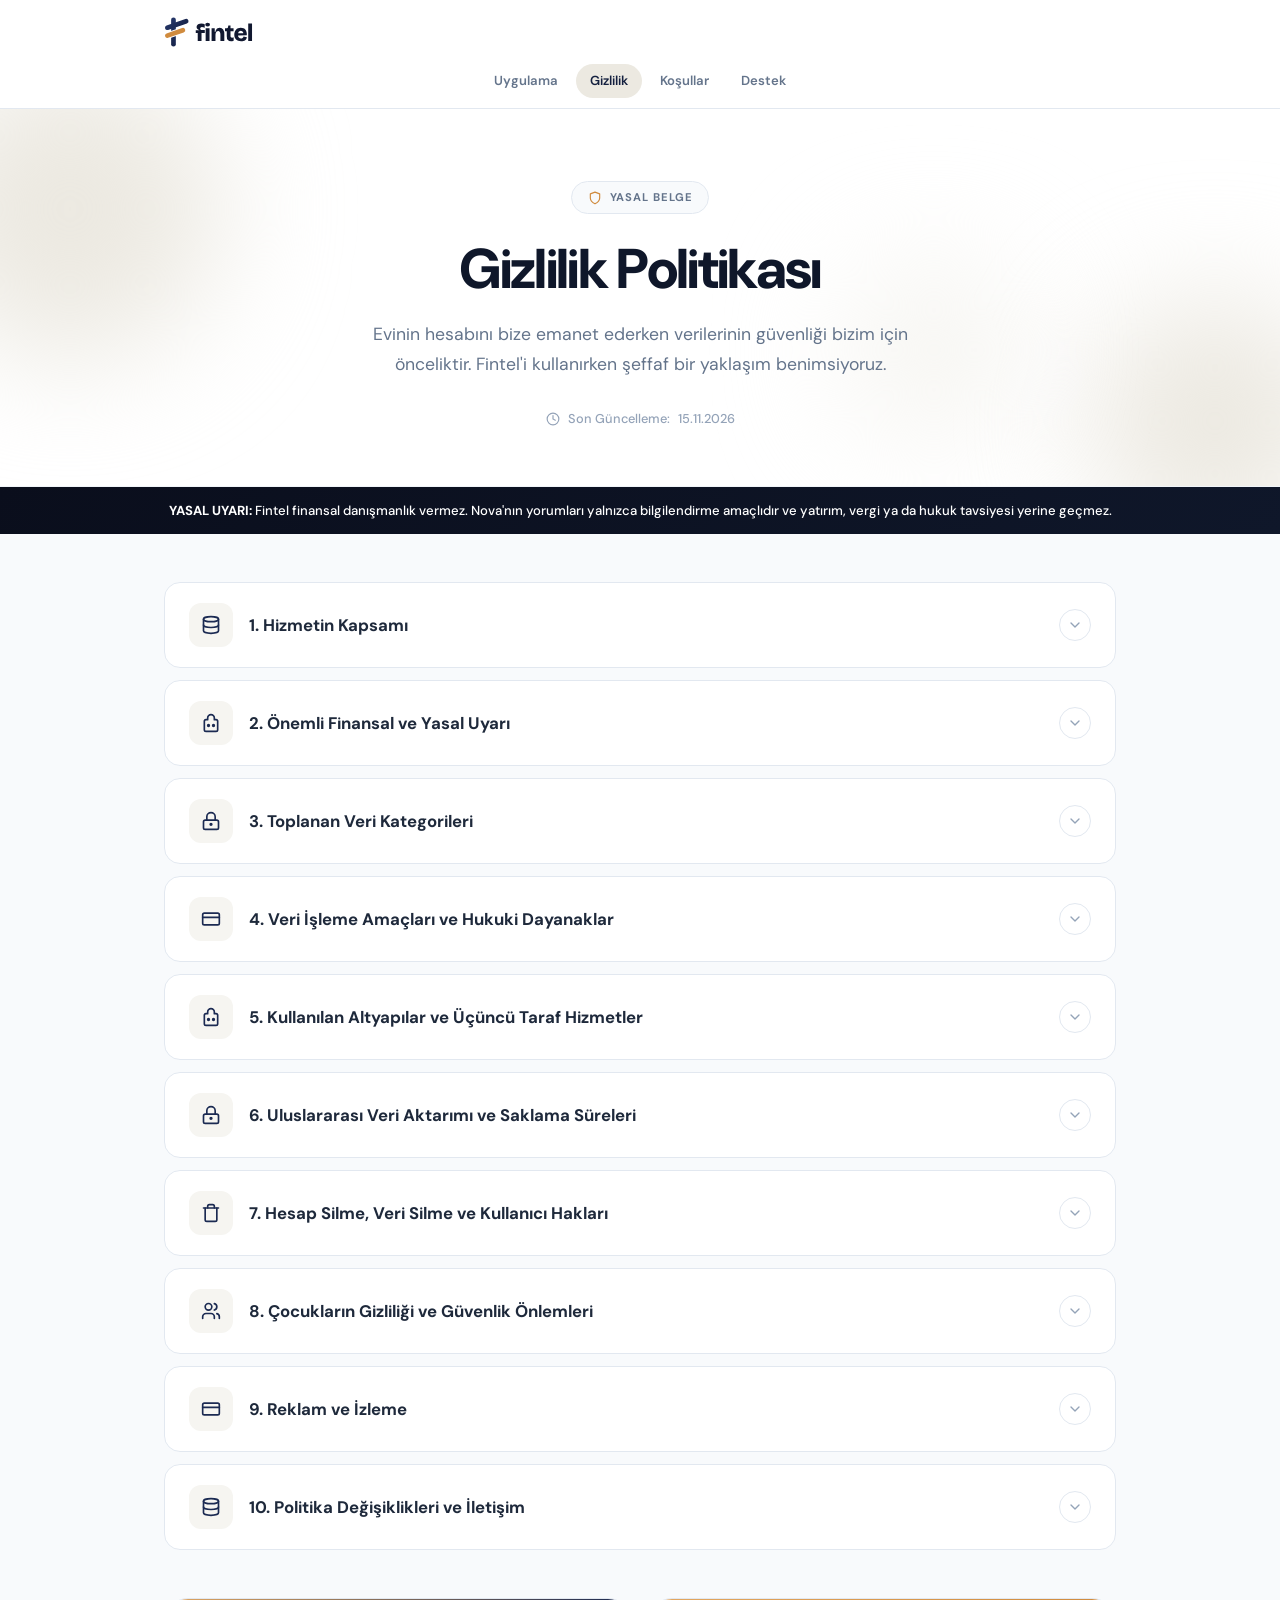
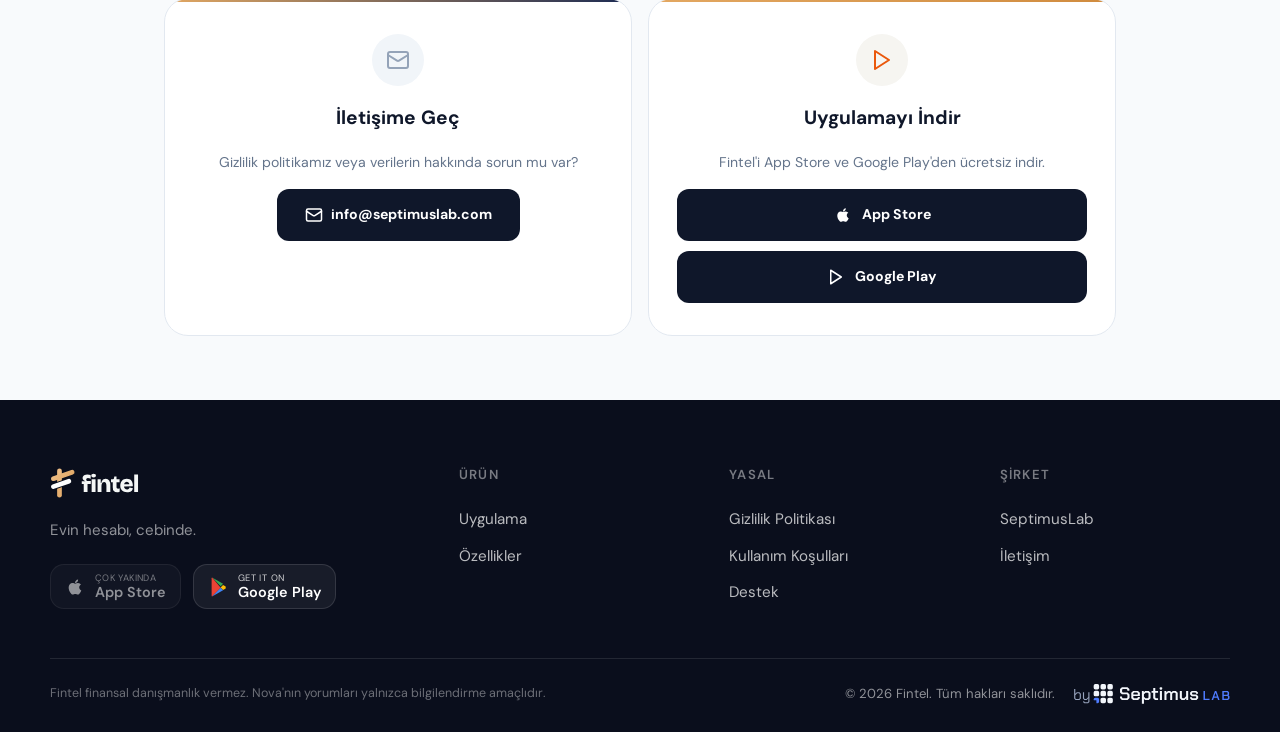
<file: privacy-policy/index.html>
<!doctype html>
<html lang="tr">
    <head>
        <meta charset="UTF-8" />
        <meta name="viewport" content="width=device-width, initial-scale=1.0" />
        <title>Fintel - Gizlilik Politikası</title>
        <meta name="description" content="Fintel uygulamasının gizlilik politikası: hangi veriler işlenir, nasıl korunur, nasıl silinir." />
        <link rel="icon" type="image/x-icon" sizes="16x16 32x32 48x48" href="/favicon.ico?v=2" />
        <link rel="apple-touch-icon" sizes="180x180" href="/assets/apple-touch-icon.png?v=2" />
        <link rel="manifest" href="/site.webmanifest?v=2" />
        <meta name="robots" content="index, follow" />
        <link rel="canonical" href="https://fintel.septimuslab.com/privacy-policy/" />
        <meta property="og:type" content="article" />
        <meta property="og:site_name" content="Fintel" />
        <meta property="og:title" content="Fintel · Gizlilik Politikası" />
        <meta property="og:description" content="Fintel gizlilik politikası: verilerinin nasıl işlendiğini ve korunduğunu öğren." />
        <meta property="og:url" content="https://fintel.septimuslab.com/privacy-policy/" />
        <meta property="og:image" content="https://fintel.septimuslab.com/assets/og/og-tr.png" />
        <meta property="og:image:width" content="1200" />
        <meta property="og:image:height" content="630" />
        <meta property="og:locale" content="tr_TR" />
        <meta name="twitter:card" content="summary_large_image" />
        <meta name="twitter:title" content="Fintel · Gizlilik Politikası" />
        <meta name="twitter:image" content="https://fintel.septimuslab.com/assets/og/og-tr.png" />
        <link rel="preconnect" href="https://fonts.googleapis.com" />
        <link rel="preconnect" href="https://fonts.gstatic.com" crossorigin />
        <link href="https://fonts.googleapis.com/css2?family=DM+Sans:wght@400;500;600;700;800&display=swap" rel="stylesheet" />
        <style>
            *,
            *::before,
            *::after {
                box-sizing: border-box;
                margin: 0;
                padding: 0;
            }

            :root {
                --brand-50: #f6f5f1;
                --brand-100: #ece9e1;
                --brand-200: #d9d4c6;
                --brand-300: #e8c08a;
                --brand-400: #e3a862;
                --brand-500: #d08b3e;
                --brand-600: #1b2a52;
                --brand-700: #14203f;
                --brand-800: #111830;
                --brand-900: #0a0e1c;

                --slate-50: #f8fafc;
                --slate-100: #f1f5f9;
                --slate-200: #e2e8f0;
                --slate-300: #cbd5e1;
                --slate-400: #94a3b8;
                --slate-500: #64748b;
                --slate-600: #475569;
                --slate-700: #334155;
                --slate-800: #1e293b;
                --slate-900: #0f172a;

                --orange-50: #f6f5f1;
                --orange-100: #e3dfd2;
                --orange-600: #8f5716;
                --orange-700: #8f5716;
                --orange-800: #5e3a0f;

                --radius-sm: 8px;
                --radius-md: 12px;
                --radius-lg: 16px;
                --radius-xl: 24px;
                --radius-full: 9999px;

                --shadow-sm: 0 1px 2px rgba(0, 0, 0, 0.04);
                --shadow-md: 0 4px 12px rgba(0, 0, 0, 0.06);
                --shadow-lg: 0 8px 30px rgba(0, 0, 0, 0.08);
                --shadow-xl: 0 16px 50px rgba(0, 0, 0, 0.1);

                --font-display: "DM Sans", sans-serif;
                --font-body: "DM Sans", sans-serif;
                --font-hand: "DM Sans", sans-serif;
            }

            html {
                scroll-behavior: smooth;
            }

            body {
                font-family: var(--font-body);
                background: var(--slate-50);
                color: var(--slate-700);
                line-height: 1.7;
                -webkit-font-smoothing: antialiased;
                -moz-osx-font-smoothing: grayscale;
            }

            ::selection {
                background: var(--brand-100);
                color: var(--brand-900);
            }

            a {
                color: inherit;
                text-decoration: none;
            }
            img {
                display: block;
                max-width: 100%;
            }

            @keyframes fadeInUp {
                from {
                    opacity: 0;
                    transform: translateY(20px);
                }
                to {
                    opacity: 1;
                    transform: translateY(0);
                }
            }
            @keyframes fadeIn {
                from {
                    opacity: 0;
                }
                to {
                    opacity: 1;
                }
            }
            @keyframes pulseGlow {
                0%,
                100% {
                    opacity: 0.4;
                }
                50% {
                    opacity: 0.7;
                }
            }

            .animate-up {
                animation: fadeInUp 0.6s ease-out both;
            }
            .animate-fade {
                animation: fadeIn 0.5s ease-out both;
            }
            .delay-1 {
                animation-delay: 0.1s;
            }
            .delay-2 {
                animation-delay: 0.2s;
            }
            .delay-3 {
                animation-delay: 0.3s;
            }

            .navbar {
                position: sticky;
                top: 0;
                z-index: 100;
                background: rgba(255, 255, 255, 0.92);
                backdrop-filter: blur(20px) saturate(180%);
                -webkit-backdrop-filter: blur(20px) saturate(180%);
                border-bottom: 1px solid var(--slate-200);
                transition: box-shadow 0.3s ease;
            }
            .navbar.scrolled {
                box-shadow: 0 1px 20px rgba(0, 0, 0, 0.06);
            }
            .navbar-inner {
                max-width: 1000px;
                margin: 0 auto;
                padding: 0 24px;
                height: 64px;
                display: flex;
                align-items: center;
                justify-content: space-between;
            }
            .brand {
                display: flex;
                align-items: center;
                gap: 12px;
                text-decoration: none;
            }
            .brand-lockup {
                height: 38px;
                width: auto;
                display: block;
            }
            .brand-logo {
                width: 40px;
                height: 40px;
                border-radius: var(--radius-md);
                object-fit: cover;
                box-shadow: var(--shadow-sm);
                transition: transform 0.3s ease;
            }
            .brand:hover .brand-logo {
                transform: scale(1.05);
            }
            .brand-text {
                display: flex;
                flex-direction: column;
            }
            .brand-name {
                font-family: var(--font-display);
                font-weight: 800;
                font-size: 1.2rem;
                color: var(--slate-900);
                letter-spacing: -0.02em;
                line-height: 1.1;
            }
            .brand-name span {
                color: var(--brand-600);
            }
            .brand-subtitle {
                font-size: 0.6rem;
                color: var(--slate-400);
                font-weight: 600;
                letter-spacing: 0.12em;
                text-transform: uppercase;
            }

            .lang-toggle {
                display: flex;
                align-items: center;
                gap: 12px;
            }
            .lang-flag {
                width: 32px;
                height: 32px;
                border-radius: 50%;
                cursor: pointer;
                opacity: 0.6;
                transition: all 0.3s ease;
                border: 2px solid transparent;
                object-fit: cover;
            }
            .lang-flag.active {
                opacity: 1;
                border-color: var(--brand-500);
                transform: scale(1.1);
                box-shadow: 0 2px 8px rgba(27, 42, 82, 0.3);
            }
            .lang-flag:hover {
                opacity: 0.9;
                transform: scale(1.05);
            }
            .nav-tabs { display: flex; justify-content: center; flex-wrap: wrap; gap: 4px; max-width: 1000px; margin: 0 auto; padding: 0 16px 10px; }
            .nav-link { font-family: var(--font-display); font-size: 0.82rem; font-weight: 600; color: var(--slate-500); padding: 6px 14px; border-radius: var(--radius-full); transition: all 0.2s ease; text-decoration: none; }
            .nav-link:hover { color: var(--brand-600); background: var(--brand-50); }
            .nav-link.active { color: var(--brand-700); background: var(--brand-100); }

            .hero {
                position: relative;
                background: white;
                border-bottom: 1px solid var(--slate-100);
                overflow: hidden;
            }
            .hero-bg {
                position: absolute;
                inset: 0;
                overflow: hidden;
                pointer-events: none;
            }
            .hero-orb {
                position: absolute;
                border-radius: 50%;
                filter: blur(60px);
                animation: pulseGlow 4s ease-in-out infinite;
            }
            .hero-orb--teal {
                width: 300px;
                height: 300px;
                background: var(--brand-100);
                top: -50px;
                left: -80px;
            }
            .hero-orb--amber {
                width: 250px;
                height: 250px;
                background: #ece9e1;
                bottom: -60px;
                right: -60px;
                animation-delay: 1.5s;
            }
            .hero-orb--pink {
                width: 180px;
                height: 180px;
                background: #f6f5f1;
                top: 40%;
                right: 20%;
                animation-delay: 3s;
            }
            .hero-content {
                position: relative;
                z-index: 2;
                max-width: 900px;
                margin: 0 auto;
                padding: 72px 24px 56px;
                text-align: center;
            }
            .hero-badge {
                display: inline-flex;
                align-items: center;
                gap: 8px;
                padding: 6px 16px;
                border-radius: var(--radius-full);
                background: var(--slate-50);
                border: 1px solid var(--slate-200);
                font-family: var(--font-display);
                font-size: 0.7rem;
                font-weight: 700;
                color: var(--slate-500);
                text-transform: uppercase;
                letter-spacing: 0.08em;
                margin-bottom: 24px;
            }
            .hero-badge svg {
                color: var(--brand-500);
            }
            .hero-title {
                font-family: var(--font-display);
                font-size: clamp(2.2rem, 5vw, 3.5rem);
                font-weight: 800;
                color: var(--slate-900);
                letter-spacing: -0.03em;
                line-height: 1.1;
                margin-bottom: 20px;
            }
            .hero-desc {
                font-size: 1.1rem;
                color: var(--slate-500);
                max-width: 600px;
                margin: 0 auto 28px;
                line-height: 1.7;
            }
            .hero-meta {
                display: flex;
                align-items: center;
                justify-content: center;
                gap: 8px;
                font-size: 0.8rem;
                color: var(--slate-400);
                font-weight: 500;
            }
            .hero-meta svg {
                width: 14px;
                height: 14px;
            }

            .disclaimer {
                background: linear-gradient(135deg, var(--brand-900), var(--slate-900));
                color: white;
                padding: 14px 24px;
                text-align: center;
                font-size: 0.82rem;
                font-weight: 500;
                line-height: 1.5;
                position: relative;
                z-index: 10;
            }
            .disclaimer strong {
                font-weight: 700;
            }

            .main-content {
                max-width: 1000px;
                margin: 0 auto;
                padding: 48px 24px 64px;
            }

            .accordion-list {
                display: flex;
                flex-direction: column;
                gap: 12px;
            }
            .accordion-item {
                background: white;
                border: 1px solid var(--slate-200);
                border-radius: var(--radius-lg);
                overflow: hidden;
                transition: all 0.3s ease;
            }
            .accordion-item:hover {
                border-color: var(--brand-200);
                box-shadow: 0 2px 16px rgba(27, 42, 82, 0.06);
            }
            .accordion-item.open {
                border-color: var(--brand-300);
                box-shadow: 0 4px 24px rgba(27, 42, 82, 0.08);
            }
            .accordion-trigger {
                width: 100%;
                display: flex;
                align-items: center;
                justify-content: space-between;
                padding: 20px 24px;
                background: none;
                border: none;
                cursor: pointer;
                text-align: left;
                font-family: var(--font-body);
                transition: background 0.2s ease;
            }
            .accordion-trigger:hover {
                background: var(--slate-50);
            }
            .accordion-trigger-left {
                display: flex;
                align-items: center;
                gap: 16px;
            }
            .accordion-icon-wrap {
                width: 44px;
                height: 44px;
                border-radius: var(--radius-md);
                background: var(--brand-50);
                display: flex;
                align-items: center;
                justify-content: center;
                color: var(--brand-600);
                flex-shrink: 0;
                transition: all 0.3s ease;
            }
            .accordion-item:hover .accordion-icon-wrap,
            .accordion-item.open .accordion-icon-wrap {
                background: var(--brand-500);
                color: white;
            }
            .accordion-icon-wrap svg {
                width: 20px;
                height: 20px;
            }
            .accordion-title {
                font-family: var(--font-display);
                font-size: 1.05rem;
                font-weight: 700;
                color: var(--slate-800);
                transition: color 0.2s ease;
            }
            .accordion-item:hover .accordion-title {
                color: var(--brand-700);
            }
            .accordion-chevron {
                width: 32px;
                height: 32px;
                border-radius: var(--radius-full);
                border: 1px solid var(--slate-200);
                display: flex;
                align-items: center;
                justify-content: center;
                color: var(--slate-400);
                flex-shrink: 0;
                transition: all 0.3s ease;
            }
            .accordion-item.open .accordion-chevron {
                transform: rotate(180deg);
                border-color: var(--brand-300);
                color: var(--brand-600);
                background: var(--brand-50);
            }
            .accordion-chevron svg {
                width: 16px;
                height: 16px;
            }
            .accordion-body {
                max-height: 0;
                opacity: 0;
                overflow: hidden;
                transition:
                    max-height 0.4s ease,
                    opacity 0.3s ease;
            }
            .accordion-item.open .accordion-body {
                max-height: 800px;
                opacity: 1;
            }
            .accordion-body-inner {
                padding: 0 24px 24px 84px;
                font-size: 0.92rem;
                color: var(--slate-600);
                line-height: 1.8;
            }
            .accordion-body-inner p {
                margin-bottom: 12px;
            }
            .accordion-body-inner ul {
                list-style: none;
                padding: 0;
                display: flex;
                flex-direction: column;
                gap: 10px;
            }
            .accordion-body-inner li {
                padding-left: 20px;
                position: relative;
            }
            .accordion-body-inner li::before {
                content: "";
                position: absolute;
                left: 0;
                top: 10px;
                width: 6px;
                height: 6px;
                border-radius: 50%;
                background: var(--brand-400);
            }
            .accordion-body-inner li strong {
                color: var(--slate-800);
                font-weight: 600;
            }
            .info-box {
                background: var(--orange-50);
                border: 1px solid var(--orange-100);
                border-radius: var(--radius-md);
                padding: 16px 20px;
                margin: 12px 0;
            }
            .info-box-title {
                font-weight: 700;
                color: var(--orange-800);
                font-size: 0.88rem;
                margin-bottom: 4px;
            }
            .info-box p {
                font-size: 0.84rem;
                color: var(--orange-700);
                margin: 0;
            }
            .text-muted {
                font-size: 0.84rem;
                color: var(--slate-500);
            }

            .cta-grid {
                display: grid;
                grid-template-columns: 1fr 1fr;
                gap: 16px;
                margin-top: 48px;
            }
            @media (max-width: 600px) {
                .cta-grid {
                    grid-template-columns: 1fr;
                }
            }

            .card {
                position: relative;
                background: white;
                border: 1px solid var(--slate-200);
                border-radius: var(--radius-xl);
                overflow: hidden;
                transition: all 0.3s ease;
            }
            .card:hover {
                box-shadow: var(--shadow-lg);
                transform: translateY(-2px);
            }
            .card-accent {
                height: 3px;
                background: linear-gradient(90deg, var(--brand-400), var(--brand-600));
            }
            .card-body {
                padding: 32px 28px;
                text-align: center;
                display: flex;
                flex-direction: column;
                align-items: center;
                gap: 16px;
            }
            .card-icon {
                width: 52px;
                height: 52px;
                border-radius: var(--radius-full);
                background: var(--slate-100);
                display: flex;
                align-items: center;
                justify-content: center;
                color: var(--slate-400);
            }
            .card-icon svg {
                width: 24px;
                height: 24px;
            }
            .card-title {
                font-family: var(--font-display);
                font-size: 1.2rem;
                font-weight: 700;
                color: var(--slate-900);
            }
            .card-desc {
                font-size: 0.88rem;
                color: var(--slate-500);
                line-height: 1.6;
            }
            .btn {
                display: inline-flex;
                align-items: center;
                justify-content: center;
                gap: 8px;
                padding: 14px 28px;
                border-radius: var(--radius-md);
                font-family: var(--font-display);
                font-size: 0.88rem;
                font-weight: 700;
                border: none;
                cursor: pointer;
                transition: all 0.3s ease;
                text-decoration: none;
            }
            .btn svg {
                width: 18px;
                height: 18px;
            }
            .btn-dark {
                background: var(--slate-900);
                color: white;
            }
            .btn-dark:hover {
                background: var(--brand-600);
                box-shadow: 0 4px 20px rgba(27, 42, 82, 0.3);
                transform: translateY(-1px);
            }
            .btn-play {
                background: var(--slate-900);
                color: white;
                gap: 10px;
            }
            .btn-play:hover {
                background: var(--brand-600);
                box-shadow: 0 4px 20px rgba(27, 42, 82, 0.3);
                transform: translateY(-1px);
            }
            .store-dl { display: flex; flex-direction: column; gap: 10px; width: 100%; }
            .btn-store { width: 100%; }
            .btn-appstore { background: var(--slate-900); color: #fff; gap: 10px; }
            .btn-appstore:hover { background: var(--brand-600); box-shadow: 0 4px 20px rgba(27, 42, 82, 0.3); transform: translateY(-1px); }
            .btn-soon { background: var(--slate-200); color: var(--slate-500); cursor: default; pointer-events: none; }
            .btn-soon-tag { font-size: 0.72em; font-weight: 600; opacity: 0.75; margin-left: 6px; }

            .footer {
                border-top: 1px solid var(--slate-200);
                background: white;
                padding: 20px 24px;
            }
            .footer-inner {
                max-width: 1000px;
                margin: 0 auto;
                display: flex;
                flex-direction: column;
                align-items: center;
                gap: 10px;
            }
            .footer-brand {
                display: flex;
                align-items: center;
                gap: 10px;
            }
            .footer-brand img {
                width: auto;
                height: 20px;
                opacity: 0.85;
            }
            .footer-link {
                font-size: 0.82rem;
                font-weight: 500;
                color: var(--slate-400);
                transition: color 0.2s ease;
            }
            .footer-link:hover {
                color: var(--brand-600);
            }
            .footer-copy {
                font-size: 0.78rem;
                color: var(--slate-400);
            }

            @media (max-width: 640px) {
                .hero-content {
                    padding: 48px 20px 40px;
                }
                .hero-title {
                    font-size: 2rem;
                }
                .hero-desc {
                    font-size: 0.95rem;
                }
                .accordion-trigger {
                    padding: 16px 18px;
                }
                .accordion-body-inner {
                    padding: 0 18px 20px 18px;
                }
                .accordion-trigger-left {
                    gap: 12px;
                }
                .accordion-icon-wrap {
                    width: 38px;
                    height: 38px;
                }
                .accordion-title {
                    font-size: 0.92rem;
                }
                .card-body {
                    padding: 24px 20px;
                }
                .lang-flag {
                    width: 28px;
                    height: 28px;
                }
            }
        </style>
    </head>
    <body>
        <nav class="navbar" id="navbar">
            <div class="navbar-inner">
                <a href="https://fintel.septimuslab.com" class="brand">
                    <img src="../assets/brand/lockup-h-light.svg" alt="Fintel" class="brand-lockup" width="182" height="38" />
                </a>
            </div>
            <div class="nav-tabs" id="navTabs"></div>
        </nav>

        <header class="hero">
            <div class="hero-bg">
                <div class="hero-orb hero-orb--teal"></div>
                <div class="hero-orb hero-orb--amber"></div>
                <div class="hero-orb hero-orb--pink"></div>
            </div>
            <div class="hero-content">
                <div class="hero-badge animate-up">
                    <svg xmlns="http://www.w3.org/2000/svg" width="14" height="14" viewBox="0 0 24 24" fill="none" stroke="currentColor" stroke-width="2" stroke-linecap="round" stroke-linejoin="round"><path d="M12 22s8-4 8-10V5l-8-3-8 3v7c0 6 8 10 8 10z" /></svg>
                    <span id="hero-badge-text">Yasal Belge</span>
                </div>
                <h1 class="hero-title animate-up delay-1" id="hero-title">Gizlilik Politikası</h1>
                <p class="hero-desc animate-up delay-2" id="hero-desc">Evinin hesabını bize emanet ederken verilerinin güvenliği bizim için önceliktir. Fintel'i kullanırken şeffaf bir yaklaşım benimsiyoruz.</p>
                <div class="hero-meta animate-up delay-3">
                    <svg xmlns="http://www.w3.org/2000/svg" viewBox="0 0 24 24" fill="none" stroke="currentColor" stroke-width="2" stroke-linecap="round" stroke-linejoin="round">
                        <circle cx="12" cy="12" r="10" />
                        <polyline points="12 6 12 12 16 14" />
                    </svg>
                    <span id="hero-date-label">Son Güncelleme:</span> <span>15.11.2026</span>
                </div>
            </div>
        </header>

        <div class="disclaimer" id="disclaimer"><strong>YASAL UYARI:</strong> Fintel finansal danışmanlık vermez. Nova'nın yorumları yalnızca bilgilendirme amaçlıdır ve yatırım, vergi ya da hukuk tavsiyesi yerine geçmez.</div>

        <main class="main-content">
            <div class="accordion-list" id="accordion-list"></div>

            <div class="cta-grid">
                <div class="card animate-up">
                    <div class="card-accent"></div>
                    <div class="card-body">
                        <div class="card-icon">
                            <svg xmlns="http://www.w3.org/2000/svg" viewBox="0 0 24 24" fill="none" stroke="currentColor" stroke-width="2" stroke-linecap="round" stroke-linejoin="round">
                                <rect width="20" height="16" x="2" y="4" rx="2" />
                                <path d="m22 7-8.97 5.7a1.94 1.94 0 0 1-2.06 0L2 7" />
                            </svg>
                        </div>
                        <h3 class="card-title" id="contact-title">İletişime Geç</h3>
                        <p class="card-desc" id="contact-desc">Gizlilik politikamız veya verilerin hakkında sorun mu var?</p>
                        <a href="mailto:info@septimuslab.com" class="btn btn-dark">
                            <svg xmlns="http://www.w3.org/2000/svg" viewBox="0 0 24 24" fill="none" stroke="currentColor" stroke-width="2" stroke-linecap="round" stroke-linejoin="round">
                                <rect width="20" height="16" x="2" y="4" rx="2" />
                                <path d="m22 7-8.97 5.7a1.94 1.94 0 0 1-2.06 0L2 7" />
                            </svg>
                            info@septimuslab.com
                        </a>
                    </div>
                </div>

                <div class="card animate-up delay-1">
                    <div class="card-accent" style="background: linear-gradient(90deg, #e3a862, #d08b3e)"></div>
                    <div class="card-body">
                        <div class="card-icon" style="background: #f6f5f1; color: #ea580c">
                            <svg xmlns="http://www.w3.org/2000/svg" viewBox="0 0 24 24" fill="none" stroke="currentColor" stroke-width="2" stroke-linecap="round" stroke-linejoin="round"><polygon points="5 3 19 12 5 21 5 3" /></svg>
                        </div>
                        <h3 class="card-title" id="play-title">Uygulamayı İndir</h3>
                        <p class="card-desc" id="play-desc">Fintel'i App Store ve Google Play'den ücretsiz indir.</p>
                        <div class="store-dl">
                            <a href="https://apps.apple.com/app/id6835149318" target="_blank" rel="noopener" class="btn btn-store btn-appstore">
                                <svg xmlns="http://www.w3.org/2000/svg" width="18" height="18" viewBox="0 0 24 24" fill="currentColor"><path d="M17.05 20.28c-.98.95-2.05.8-3.08.35-1.09-.46-2.09-.48-3.24 0-1.44.62-2.2.44-3.06-.35C2.79 15.25 3.51 7.59 9.05 7.31c1.35.07 2.29.74 3.08.8 1.18-.24 2.31-.93 3.57-.84 1.51.12 2.65.72 3.4 1.8-3.12 1.87-2.38 5.98.48 7.13-.57 1.5-1.31 2.99-2.54 4.09zM12.03 7.25c-.15-2.23 1.66-4.07 3.74-4.25.29 2.58-2.34 4.5-3.74 4.25z"/></svg>
                                App Store
                            </a>
                            <a href="https://play.google.com/store/apps/details?id=com.fintel.app" target="_blank" rel="noopener" class="btn btn-store btn-play">
                                <svg xmlns="http://www.w3.org/2000/svg" width="18" height="18" viewBox="0 0 24 24" fill="none" stroke="currentColor" stroke-width="2" stroke-linecap="round" stroke-linejoin="round"><polygon points="5 3 19 12 5 21 5 3" /></svg>
                                Google Play
                            </a>
                        </div>
                    </div>
                </div>
            </div>
        </main>

        <footer class="footer">
            <div class="footer-inner">
                <div class="footer-brand">
                    <a href="https://www.septimuslab.com/" target="_blank" rel="noopener" class="footer-link" style="font-weight: 600; color: var(--slate-600)"> <img src="../assets/septimuslab/septimuslab-imza-acik-zemin.svg" alt="by SeptimusLab" width="164" height="21" /> </a>
                </div>
                <p class="footer-copy">&copy; 2026 Fintel by <a href="https://www.septimuslab.com/" target="_blank" rel="noopener" style="color: var(--brand-600); font-weight: 500">SeptimusLab</a>. <span id="footer-rights">Tüm Hakları Saklıdır.</span></p>
            </div>
        </footer>

        <script>
            const icons = {
                data: '<svg xmlns="http://www.w3.org/2000/svg" viewBox="0 0 24 24" fill="none" stroke="currentColor" stroke-width="2" stroke-linecap="round" stroke-linejoin="round"><ellipse cx="12" cy="5" rx="9" ry="3"/><path d="M3 5V19A9 3 0 0 0 21 19V5"/><path d="M3 12A9 3 0 0 0 21 12"/></svg>',
                ai: '<svg xmlns="http://www.w3.org/2000/svg" viewBox="0 0 24 24" fill="none" stroke="currentColor" stroke-width="2" stroke-linecap="round" stroke-linejoin="round"><path d="M12 2a4 4 0 0 0-4 4v2H6a2 2 0 0 0-2 2v10a2 2 0 0 0 2 2h12a2 2 0 0 0 2-2V10a2 2 0 0 0-2-2h-2V6a4 4 0 0 0-4-4z"/><circle cx="9" cy="15" r="1"/><circle cx="15" cy="15" r="1"/></svg>',
                money: '<svg xmlns="http://www.w3.org/2000/svg" viewBox="0 0 24 24" fill="none" stroke="currentColor" stroke-width="2" stroke-linecap="round" stroke-linejoin="round"><rect width="20" height="14" x="2" y="5" rx="2"/><line x1="2" x2="22" y1="10" y2="10"/></svg>',
                trash: '<svg xmlns="http://www.w3.org/2000/svg" viewBox="0 0 24 24" fill="none" stroke="currentColor" stroke-width="2" stroke-linecap="round" stroke-linejoin="round"><path d="M3 6h18"/><path d="M19 6v14c0 1-1 2-2 2H7c-1 0-2-1-2-2V6"/><path d="M8 6V4c0-1 1-2 2-2h4c1 0 2 1 2 2v2"/></svg>',
                users: '<svg xmlns="http://www.w3.org/2000/svg" viewBox="0 0 24 24" fill="none" stroke="currentColor" stroke-width="2" stroke-linecap="round" stroke-linejoin="round"><path d="M16 21v-2a4 4 0 0 0-4-4H6a4 4 0 0 0-4 4v2"/><circle cx="9" cy="7" r="4"/><path d="M22 21v-2a4 4 0 0 0-3-3.87"/><path d="M16 3.13a4 4 0 0 1 0 7.75"/></svg>',
                lock: '<svg xmlns="http://www.w3.org/2000/svg" viewBox="0 0 24 24" fill="none" stroke="currentColor" stroke-width="2" stroke-linecap="round" stroke-linejoin="round"><rect width="18" height="11" x="3" y="11" rx="2" ry="2"/><path d="M7 11V7a5 5 0 0 1 10 0v4"/><circle cx="12" cy="16" r="1"/></svg>',
            };

            const i18n = {
                tr: {
                    badge: "Yasal Belge",
                    title: "Gizlilik Politikası",
                    desc: "Evinin hesabını bize emanet ederken verilerinin güvenliği bizim için önceliktir. Fintel'i kullanırken şeffaf bir yaklaşım benimsiyoruz.",
                    dateLabel: "Son Güncelleme:",
                    disclaimer: "<strong>YASAL UYARI:</strong> Fintel finansal danışmanlık vermez. Nova'nın yorumları yalnızca bilgilendirme amaçlıdır ve yatırım, vergi ya da hukuk tavsiyesi yerine geçmez.",
                    contactTitle: "İletişime Geç",
                    contactDesc: "Gizlilik politikamız veya verilerin hakkında sorun mu var?",
                    playTitle: "Uygulamayı İndir",
                    playDesc: "Fintel'i App Store ve Google Play'den ücretsiz indir.",
                    rights: "Tüm Hakları Saklıdır.",
                    sections: [
                        {
                            icon: "data",
                            title: "1. Hizmetin Kapsamı",
                            html: "<p>Fintel, gelir ve giderini maaş dönemine göre tutmana, günlük limitini görmene, harcamanı tek satırda ya da fişten kaydetmene ve Nova adlı asistandan dönem raporu ve yanıt almana yarayan bir kişisel bütçe uygulamasıdır. Android ve iOS için sunulur.</p><p>Fintel'i SeptimusLab geliştirir ve işletir. Veri sorumlusu SeptimusLab'dir (İzmir). Sorular için: <strong>info@septimuslab.com</strong>.</p><div class='info-box'><p class='info-box-title'>Kısaca:</p><p>Reklam göstermiyoruz, seni izlemiyoruz, verini satmıyoruz. Hesapsız kullanırsan kayıtların yalnızca cihazında kalır. Fiş okuma ve Nova için ilgili veri işlenmek üzere Google'ın Gemini hizmetine gönderilir; fiş görselini saklamıyoruz.</p></div>",
                        },
                        {
                            icon: "ai",
                            title: "2. Önemli Finansal ve Yasal Uyarı",
                            html: "<p><strong>Fintel bir banka, aracı kurum ya da finansal danışmanlık hizmeti değildir.</strong> Bankana bağlanmaz, para hareketi yapmaz.</p><p>Nova'nın yanıtları ve fiş okuma sonuçları yapay zeka ile üretilir, hatalı ya da eksik olabilir. Tutarları uygulama hesaplar, Nova yalnızca yorumlar. Nova yatırım, vergi, hukuk ya da finansal tavsiye vermez. Önemli kararlar için yetkili bir uzmana danış.</p>",
                        },
                        {
                            icon: "lock",
                            title: "3. Toplanan Veri Kategorileri",
                            html: "<p><strong>3.1 Hesap Verileri:</strong> Giriş yaptığında e-posta adresin, adın (Google ya da Apple paylaşırsa) ve bir kullanıcı kimliği. E-posta ve parola ile girersen parolanı biz görmeyiz, Firebase Authentication saklar.</p><p><strong>3.2 Bütçe Kayıtların:</strong> Girdiğin gelir ve giderler (tutar, tarih, kategori, açıklama), dönemler, düzenli ödemeler ve tercih ayarların. Hesapla girdiysen bunlar Google Firebase'in Firestore veritabanında hesabına bağlı olarak tutulur. Hesapsız kullanırsan yalnızca cihazındaki uygulama depolamasında durur ve bize ulaşmaz.</p><p><strong>3.3 Fiş Görseli:</strong> Fişten kayıt doldurmayı kullandığında seçtiğin fotoğraf ya da PDF okunmak üzere sunucumuza, oradan Google Gemini hizmetine iletilir. Görsel okunduktan sonra saklanmaz.</p><p><strong>3.4 Nova Mesajların:</strong> Nova'ya soru sorduğunda ya da rapor istediğinde sorunun ile birlikte bütçene ait özet bilgiler (dönem toplamları, kategori toplamları, düzenli ödemeler, son kayıtların açıklamaları ve tutarları, adın, hedef tercihlerin) yanıt üretmek için Gemini hizmetine gönderilir. Sohbet geçmişi cihazında tutulur.</p><p><strong>3.5 Teknik Veriler:</strong> Sunucu günlüklerinde işlem türü, kullanılan model, süre ve hata türü bulunur. Fiş ya da mesaj içeriği günlüklere yazılmaz. Günlük kullanım sınırını uygulamak için hesabına bağlı bir kullanım sayacı tutulur.</p><p><strong>3.6 İzinler:</strong> Kamera: fişi çekmek için. Fotoğraflar: galeriden fiş seçmek için. Konum, rehber ve mikrofona erişmeyiz.</p>",
                        },
                        {
                            icon: "money",
                            title: "4. Veri İşleme Amaçları ve Hukuki Dayanaklar",
                            html: "<p><strong>Verilerin şu amaçlarla işlenir:</strong></p><ul><li>Hesabını yönetmek ve oturumunu doğrulamak</li><li>Bütçeni ve günlük limitini hesaplamak</li><li>Fişi okumak ve Nova yanıtlarını üretmek</li><li>Günlük kullanım sınırlarını uygulamak, kötüye kullanımı önlemek</li><li>Hata ayıklamak ve hizmetin sürekliliğini sağlamak</li></ul><p>Verini reklam, profil çıkarma ya da pazarlama için kullanmayız.</p><p><strong>Hukuki dayanaklar:</strong> Sözleşmenin ifası (uygulamanın sana sunulması), meşru menfaat (güvenlik, hata yönetimi), yasal yükümlülüklerin yerine getirilmesi.</p>",
                        },
                        {
                            icon: "ai",
                            title: "5. Kullanılan Altyapılar ve Üçüncü Taraf Hizmetler",
                            html: "<p><strong>5.1 Google Firebase ve Google Cloud:</strong> Firebase Authentication (hesap girişi), Firestore (hesaplı kullanıcıların kayıtları) ve Cloud Functions (sunucu tarafı işlemler). Sunucu işlevlerimiz Avrupa'daki bir bölgede (europe-west1) çalışır. Veritabanı kuralları her kullanıcının yalnızca kendi verisine erişmesine izin verir.</p><p><strong>5.2 Google Gemini:</strong> Fiş okuma ve Nova yanıtları için kullanılır. Gemini hizmetini ücretli katmanda kullanırız. Google bu katmanda gönderilen veriyi kendi ürünlerini geliştirmek için kullanmaz. Yapay zeka erişim anahtarları uygulamanın içinde değil sunucuda durur.</p><p><strong>5.3 Apple Servisleri (iOS):</strong> Apple ile giriş seçersen kimlik doğrulaması için.</p><p class='text-muted'>Ödeme kartı ya da banka bilgisi istemeyiz, uygulamada ödeme akışı yoktur. Fiş okuma ve Nova özelliklerini kullanmak zorunda değilsin, uygulamanın geri kalanı bunlar olmadan çalışır.</p>",
                        },
                        {
                            icon: "lock",
                            title: "6. Uluslararası Veri Aktarımı ve Saklama Süreleri",
                            html: "<p><strong>Uluslararası Veri Aktarımı:</strong> Kullandığımız bulut hizmetleri nedeniyle veriler Türkiye dışındaki ülkelerde bulunan sunucularda işlenebilir veya saklanabilir. Bu durumda ilgili hizmet sağlayıcıların teknik ve idari güvenlik önlemleri devreye girer.</p><p><strong>Saklama Süreleri:</strong> Hesabın açık olduğu sürece kayıtların saklanır. Hesabını sildiğinde kayıtların, dönemlerin, düzenli ödemelerin, ayarların, kullanım sayacın ve giriş hesabın sunucudan silinir. Hesapsız verin, uygulamayı kaldırdığında ya da \"Cihazdaki veriyi sil\" dediğinde silinir.</p>",
                        },
                        {
                            icon: "trash",
                            title: "7. Hesap Silme, Veri Silme ve Kullanıcı Hakları",
                            html: "<p><strong>Haklarının:</strong> 6698 sayılı Kişisel Verilerin Korunması Kanunu'nun 11. maddesi kapsamında verinin işlenip işlenmediğini öğrenme, bilgi isteme, düzeltme, silme ve işlemeye itiraz etme haklarına sahipsin. Verilerini uygulamadan CSV olarak alabilir, hesabını silebilirsin.</p><div class='info-box'><p class='info-box-title'>Hesap Silme:</p><p>Uygulamada <strong>\"Ayarlar > Verilerim > Hesabımı sil\"</strong> yolunu izle. Kimliğini yeniden doğruladıktan sonra tüm kayıtların, dönemlerin, düzenli ödemelerin, ayarların ve giriş hesabın kalıcı olarak silinir. Hesapsız kullanıyorsan \"Cihazdaki veriyi sil\" seçeneği vardır. Adım adım anlatım için <a href='../support/'>Destek</a> sayfasına bak.</p></div><p>Diğer talepler için <strong>info@septimuslab.com</strong> adresine yaz.</p>",
                        },
                        {
                            icon: "users",
                            title: "8. Çocukların Gizliliği ve Güvenlik Önlemleri",
                            html: "<p><strong>Çocukların Gizliliği:</strong> Fintel çocuklara yönelik değildir. 13 yaşın altındaki çocuklardan bilerek veri toplamayız. Ebeveyn ya da yasal temsilci olarak izinsiz veri işleme şüphen varsa bizimle iletişime geç.</p><p><strong>Güvenlik Önlemleri:</strong> Veriler iletim sırasında şifrelenir. Veritabanı kuralları her kullanıcının yalnızca kendi verisine erişmesine izin verir. Hiçbir sistemin tam güvenli olduğu söylenemez, ancak makul önlemleri alırız.</p>",
                        },
                        {
                            icon: "money",
                            title: "9. Reklam ve İzleme",
                            html: "<p>Fintel reklam göstermez, reklam kimliği kullanmaz ve seni uygulamalar arasında izlemez. Uygulamada kullanım analizi ya da izleme yazılımı yoktur. Verini satmaz, kiralamaz ya da pazarlama amacıyla paylaşmayız. Yasal bir zorunluluk olması halinde yetkili makamlarla paylaşabiliriz.</p>",
                        },
                        {
                            icon: "data",
                            title: "10. Politika Değişiklikleri ve İletişim",
                            html: "<p>Bu politikayı güncellersek sayfanın başındaki tarihi değiştiririz. Önemli değişiklikleri uygulamada duyururuz. Fintel'i kullanarak bu politikayı okuduğunu ve anladığını kabul etmiş olursun. Bu metin bilgilendirme amaçlıdır ve hukuki danışmanlık yerine geçmez.</p><p><strong>İletişim:</strong> SeptimusLab, İzmir. Gizlilik, veri işleme ya da hak talepleri için <strong>info@septimuslab.com</strong></p>",
                        },
                    ],
                },
            };

            let currentLang = "tr";
            let openIndex = null;

            function render(lang) {
                const d = i18n[lang];

                document.getElementById("hero-badge-text").textContent = d.badge;
                document.getElementById("hero-title").textContent = d.title;
                document.getElementById("hero-desc").textContent = d.desc;
                document.getElementById("hero-date-label").textContent = d.dateLabel;

                document.getElementById("disclaimer").innerHTML = d.disclaimer;

                document.getElementById("contact-title").textContent = d.contactTitle;
                document.getElementById("contact-desc").textContent = d.contactDesc;
                document.getElementById("play-title").textContent = d.playTitle;
                document.getElementById("play-desc").textContent = d.playDesc;

                document.getElementById("footer-rights").textContent = d.rights;

                const list = document.getElementById("accordion-list");
                list.innerHTML = "";

                d.sections.forEach(function (section, i) {
                    var item = document.createElement("div");
                    item.className = "accordion-item animate-up";
                    item.style.animationDelay = i * 0.08 + "s";
                    if (openIndex === i) item.classList.add("open");

                    item.innerHTML =
                        '<button class="accordion-trigger" data-index="' +
                        i +
                        '">' +
                        '<div class="accordion-trigger-left">' +
                        '<div class="accordion-icon-wrap">' +
                        (icons[section.icon] || icons.data) +
                        "</div>" +
                        '<span class="accordion-title">' +
                        section.title +
                        "</span>" +
                        "</div>" +
                        '<div class="accordion-chevron">' +
                        '<svg xmlns="http://www.w3.org/2000/svg" viewBox="0 0 24 24" fill="none" stroke="currentColor" stroke-width="2" stroke-linecap="round" stroke-linejoin="round"><polyline points="6 9 12 15 18 9"/></svg>' +
                        "</div>" +
                        "</button>" +
                        '<div class="accordion-body">' +
                        '<div class="accordion-body-inner">' +
                        section.html +
                        "</div>" +
                        "</div>";

                    list.appendChild(item);
                });

                document.querySelectorAll(".accordion-trigger").forEach(function (btn) {
                    btn.addEventListener("click", function () {
                        var idx = parseInt(this.getAttribute("data-index"));
                        toggleAccordion(idx);
                    });
                });
            }

            function toggleAccordion(idx) {
                var items = document.querySelectorAll(".accordion-item");
                items.forEach(function (item, i) {
                    if (i === idx) {
                        item.classList.toggle("open");
                        openIndex = item.classList.contains("open") ? idx : null;
                    } else {
                        item.classList.remove("open");
                    }
                });
            }

            window.addEventListener("scroll", function () {
                document.getElementById("navbar").classList.toggle("scrolled", window.scrollY > 10);
            });

            const NAV_LABELS = {
                tr: { app: "Uygulama", privacy: "Gizlilik", terms: "Koşullar", support: "Destek" }
            };
            const NAV_LINKS = [
                { key: "app", href: "/marketing/" },
                { key: "privacy", href: "/privacy-policy/" },
                { key: "terms", href: "/terms/" },
                { key: "support", href: "/support/" }
            ];
            const NAV_ACTIVE = "privacy";
            function renderNav(lang) {
                const L = NAV_LABELS[lang] || NAV_LABELS.tr;
                const el = document.getElementById("navTabs");
                if (!el) return;
                el.innerHTML = NAV_LINKS.map(function (l) {
                    return '<a href="' + l.href + '" class="nav-link' + (l.key === NAV_ACTIVE ? " active" : "") + '">' + L[l.key] + "</a>";
                }).join("");
            }
            window.renderNav = renderNav;
            renderNav("tr");

            render("tr");
        </script>
        <script src="../assets/site-footer.js"></script>
    </body>
</html>
</file>
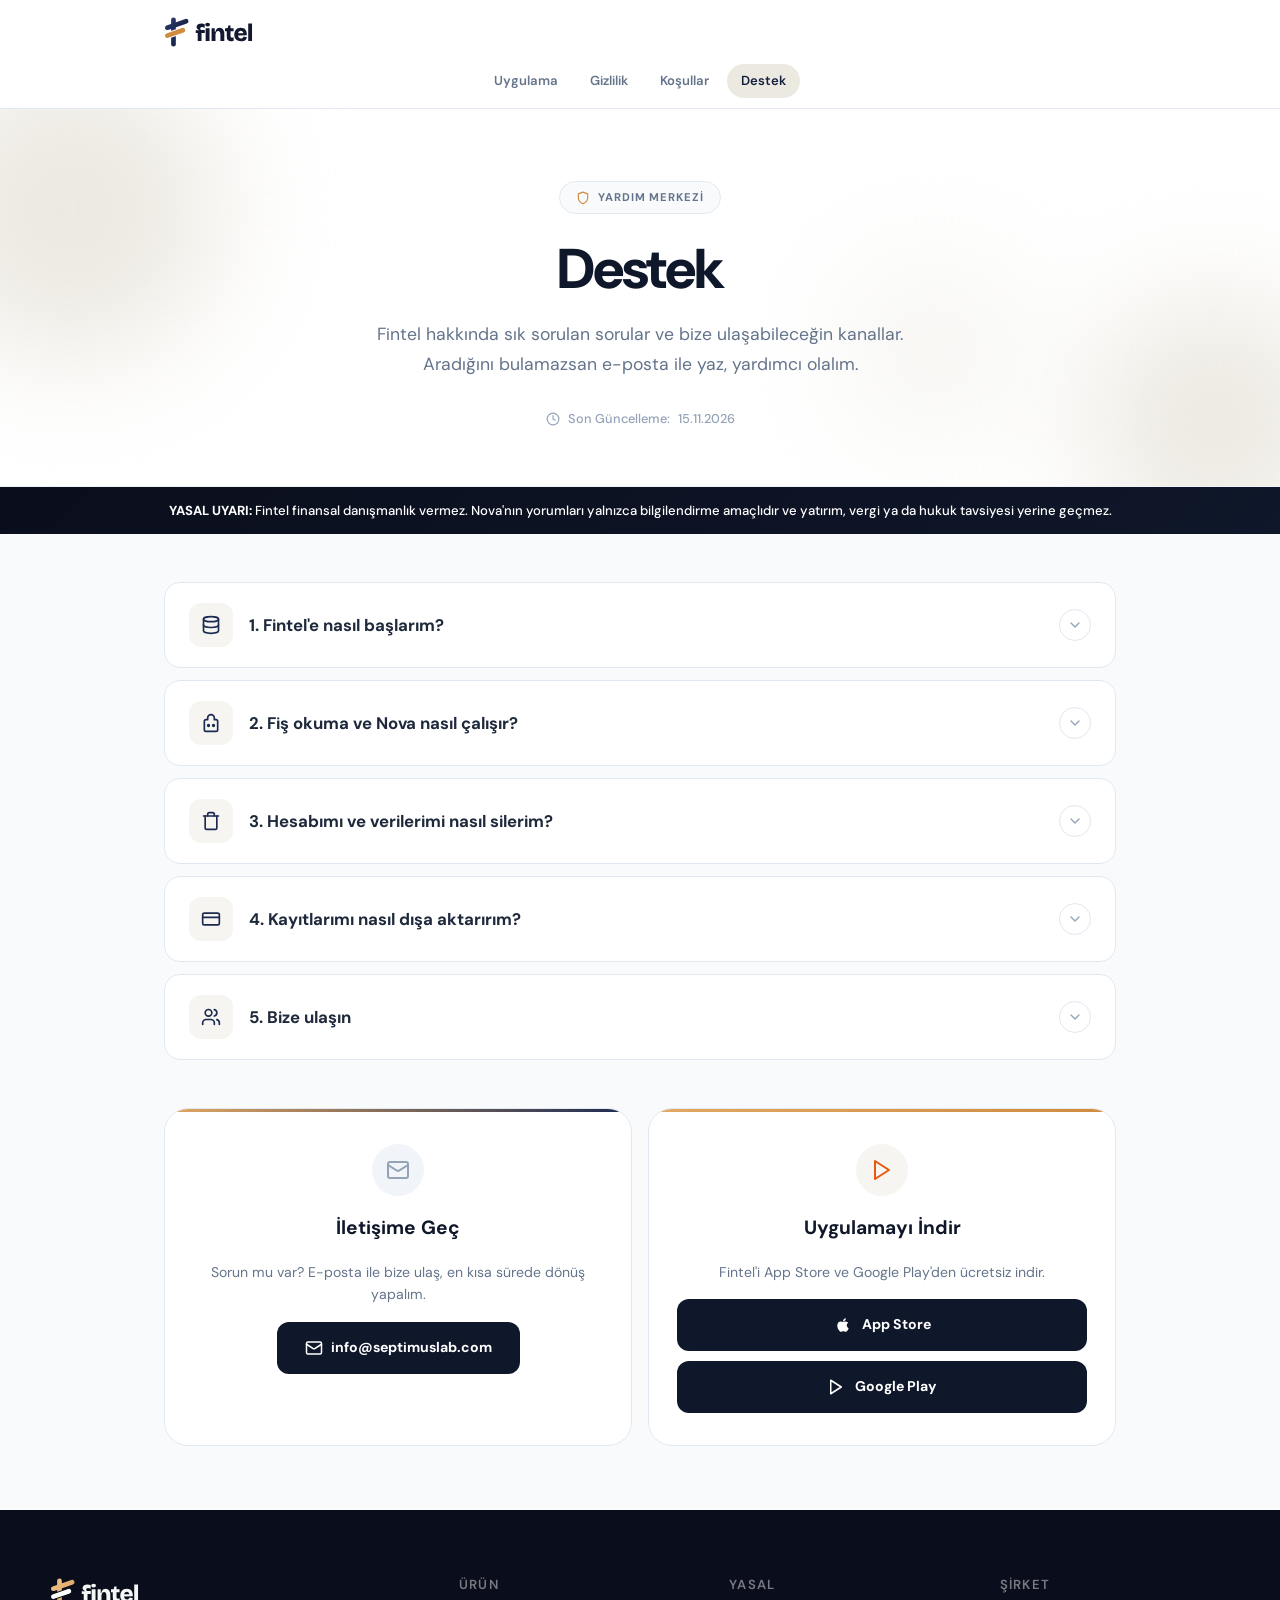
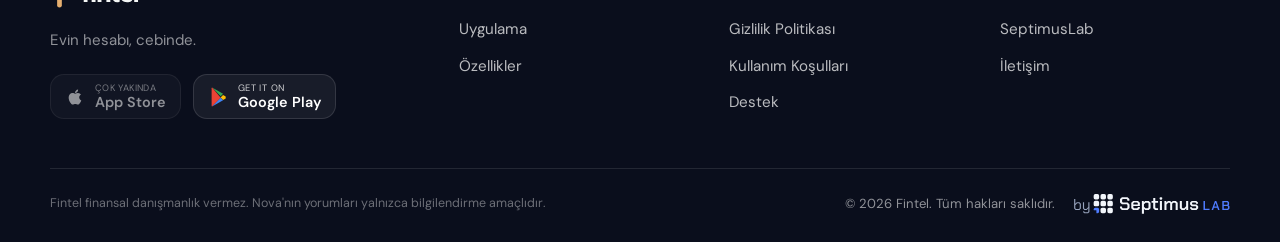
<file: support/index.html>
<!doctype html>
<html lang="tr">
    <head>
        <meta charset="UTF-8" />
        <meta name="viewport" content="width=device-width, initial-scale=1.0" />
        <title>Fintel - Destek</title>
        <meta name="description" content="Fintel destek ve sık sorulan sorular: başlangıç, fiş okuma, Nova, hesap ve veri silme." />
        <link rel="icon" type="image/x-icon" sizes="16x16 32x32 48x48" href="/favicon.ico?v=2" />
        <link rel="apple-touch-icon" sizes="180x180" href="/assets/apple-touch-icon.png?v=2" />
        <link rel="manifest" href="/site.webmanifest?v=2" />
        <meta name="robots" content="index, follow" />
        <link rel="canonical" href="https://fintel.septimuslab.com/support/" />
        <meta property="og:type" content="article" />
        <meta property="og:site_name" content="Fintel" />
        <meta property="og:title" content="Fintel · Destek ve SSS" />
        <meta property="og:description" content="Fintel destek ve sık sorulan sorular. info@septimuslab.com üzerinden bize ulaş." />
        <meta property="og:url" content="https://fintel.septimuslab.com/support/" />
        <meta property="og:image" content="https://fintel.septimuslab.com/assets/og/og-tr.png" />
        <meta property="og:image:width" content="1200" />
        <meta property="og:image:height" content="630" />
        <meta property="og:locale" content="tr_TR" />
        <meta name="twitter:card" content="summary_large_image" />
        <meta name="twitter:title" content="Fintel · Destek ve SSS" />
        <meta name="twitter:image" content="https://fintel.septimuslab.com/assets/og/og-tr.png" />
        <link rel="preconnect" href="https://fonts.googleapis.com" />
        <link rel="preconnect" href="https://fonts.gstatic.com" crossorigin />
        <link href="https://fonts.googleapis.com/css2?family=DM+Sans:wght@400;500;600;700;800&display=swap" rel="stylesheet" />
        <style>
            *,
            *::before,
            *::after {
                box-sizing: border-box;
                margin: 0;
                padding: 0;
            }

            :root {
                --brand-50: #f6f5f1;
                --brand-100: #ece9e1;
                --brand-200: #d9d4c6;
                --brand-300: #e8c08a;
                --brand-400: #e3a862;
                --brand-500: #d08b3e;
                --brand-600: #1b2a52;
                --brand-700: #14203f;
                --brand-800: #111830;
                --brand-900: #0a0e1c;

                --slate-50: #f8fafc;
                --slate-100: #f1f5f9;
                --slate-200: #e2e8f0;
                --slate-300: #cbd5e1;
                --slate-400: #94a3b8;
                --slate-500: #64748b;
                --slate-600: #475569;
                --slate-700: #334155;
                --slate-800: #1e293b;
                --slate-900: #0f172a;

                --orange-50: #f6f5f1;
                --orange-100: #e3dfd2;
                --orange-600: #8f5716;
                --orange-700: #8f5716;
                --orange-800: #5e3a0f;

                --radius-sm: 8px;
                --radius-md: 12px;
                --radius-lg: 16px;
                --radius-xl: 24px;
                --radius-full: 9999px;

                --shadow-sm: 0 1px 2px rgba(0, 0, 0, 0.04);
                --shadow-md: 0 4px 12px rgba(0, 0, 0, 0.06);
                --shadow-lg: 0 8px 30px rgba(0, 0, 0, 0.08);
                --shadow-xl: 0 16px 50px rgba(0, 0, 0, 0.1);

                --font-display: "DM Sans", sans-serif;
                --font-body: "DM Sans", sans-serif;
                --font-hand: "DM Sans", sans-serif;
            }

            html {
                scroll-behavior: smooth;
            }

            body {
                font-family: var(--font-body);
                background: var(--slate-50);
                color: var(--slate-700);
                line-height: 1.7;
                -webkit-font-smoothing: antialiased;
                -moz-osx-font-smoothing: grayscale;
            }

            ::selection {
                background: var(--brand-100);
                color: var(--brand-900);
            }

            a {
                color: inherit;
                text-decoration: none;
            }
            img {
                display: block;
                max-width: 100%;
            }

            @keyframes fadeInUp {
                from {
                    opacity: 0;
                    transform: translateY(20px);
                }
                to {
                    opacity: 1;
                    transform: translateY(0);
                }
            }
            @keyframes fadeIn {
                from {
                    opacity: 0;
                }
                to {
                    opacity: 1;
                }
            }
            @keyframes pulseGlow {
                0%,
                100% {
                    opacity: 0.4;
                }
                50% {
                    opacity: 0.7;
                }
            }

            .animate-up {
                animation: fadeInUp 0.6s ease-out both;
            }
            .animate-fade {
                animation: fadeIn 0.5s ease-out both;
            }
            .delay-1 {
                animation-delay: 0.1s;
            }
            .delay-2 {
                animation-delay: 0.2s;
            }
            .delay-3 {
                animation-delay: 0.3s;
            }

            .navbar {
                position: sticky;
                top: 0;
                z-index: 100;
                background: rgba(255, 255, 255, 0.92);
                backdrop-filter: blur(20px) saturate(180%);
                -webkit-backdrop-filter: blur(20px) saturate(180%);
                border-bottom: 1px solid var(--slate-200);
                transition: box-shadow 0.3s ease;
            }
            .navbar.scrolled {
                box-shadow: 0 1px 20px rgba(0, 0, 0, 0.06);
            }
            .navbar-inner {
                max-width: 1000px;
                margin: 0 auto;
                padding: 0 24px;
                height: 64px;
                display: flex;
                align-items: center;
                justify-content: space-between;
            }
            .brand {
                display: flex;
                align-items: center;
                gap: 12px;
                text-decoration: none;
            }
            .brand-lockup {
                height: 38px;
                width: auto;
                display: block;
            }
            .brand-logo {
                width: 40px;
                height: 40px;
                border-radius: var(--radius-md);
                object-fit: cover;
                box-shadow: var(--shadow-sm);
                transition: transform 0.3s ease;
            }
            .brand:hover .brand-logo {
                transform: scale(1.05);
            }
            .brand-text {
                display: flex;
                flex-direction: column;
            }
            .brand-name {
                font-family: var(--font-display);
                font-weight: 800;
                font-size: 1.2rem;
                color: var(--slate-900);
                letter-spacing: -0.02em;
                line-height: 1.1;
            }
            .brand-name span {
                color: var(--brand-600);
            }
            .brand-subtitle {
                font-size: 0.6rem;
                color: var(--slate-400);
                font-weight: 600;
                letter-spacing: 0.12em;
                text-transform: uppercase;
            }

            .lang-toggle {
                display: flex;
                align-items: center;
                gap: 12px;
            }
            .lang-flag {
                width: 32px;
                height: 32px;
                border-radius: 50%;
                cursor: pointer;
                opacity: 0.6;
                transition: all 0.3s ease;
                border: 2px solid transparent;
                object-fit: cover;
            }
            .lang-flag.active {
                opacity: 1;
                border-color: var(--brand-500);
                transform: scale(1.1);
                box-shadow: 0 2px 8px rgba(27, 42, 82, 0.3);
            }
            .lang-flag:hover {
                opacity: 0.9;
                transform: scale(1.05);
            }
            .nav-tabs { display: flex; justify-content: center; flex-wrap: wrap; gap: 4px; max-width: 1000px; margin: 0 auto; padding: 0 16px 10px; }
            .nav-link { font-family: var(--font-display); font-size: 0.82rem; font-weight: 600; color: var(--slate-500); padding: 6px 14px; border-radius: var(--radius-full); transition: all 0.2s ease; text-decoration: none; }
            .nav-link:hover { color: var(--brand-600); background: var(--brand-50); }
            .nav-link.active { color: var(--brand-700); background: var(--brand-100); }

            .hero {
                position: relative;
                background: white;
                border-bottom: 1px solid var(--slate-100);
                overflow: hidden;
            }
            .hero-bg {
                position: absolute;
                inset: 0;
                overflow: hidden;
                pointer-events: none;
            }
            .hero-orb {
                position: absolute;
                border-radius: 50%;
                filter: blur(60px);
                animation: pulseGlow 4s ease-in-out infinite;
            }
            .hero-orb--teal {
                width: 300px;
                height: 300px;
                background: var(--brand-100);
                top: -50px;
                left: -80px;
            }
            .hero-orb--amber {
                width: 250px;
                height: 250px;
                background: #ece9e1;
                bottom: -60px;
                right: -60px;
                animation-delay: 1.5s;
            }
            .hero-orb--pink {
                width: 180px;
                height: 180px;
                background: #f6f5f1;
                top: 40%;
                right: 20%;
                animation-delay: 3s;
            }
            .hero-content {
                position: relative;
                z-index: 2;
                max-width: 900px;
                margin: 0 auto;
                padding: 72px 24px 56px;
                text-align: center;
            }
            .hero-badge {
                display: inline-flex;
                align-items: center;
                gap: 8px;
                padding: 6px 16px;
                border-radius: var(--radius-full);
                background: var(--slate-50);
                border: 1px solid var(--slate-200);
                font-family: var(--font-display);
                font-size: 0.7rem;
                font-weight: 700;
                color: var(--slate-500);
                text-transform: uppercase;
                letter-spacing: 0.08em;
                margin-bottom: 24px;
            }
            .hero-badge svg {
                color: var(--brand-500);
            }
            .hero-title {
                font-family: var(--font-display);
                font-size: clamp(2.2rem, 5vw, 3.5rem);
                font-weight: 800;
                color: var(--slate-900);
                letter-spacing: -0.03em;
                line-height: 1.1;
                margin-bottom: 20px;
            }
            .hero-desc {
                font-size: 1.1rem;
                color: var(--slate-500);
                max-width: 600px;
                margin: 0 auto 28px;
                line-height: 1.7;
            }
            .hero-meta {
                display: flex;
                align-items: center;
                justify-content: center;
                gap: 8px;
                font-size: 0.8rem;
                color: var(--slate-400);
                font-weight: 500;
            }
            .hero-meta svg {
                width: 14px;
                height: 14px;
            }

            .disclaimer {
                background: linear-gradient(135deg, var(--brand-900), var(--slate-900));
                color: white;
                padding: 14px 24px;
                text-align: center;
                font-size: 0.82rem;
                font-weight: 500;
                line-height: 1.5;
                position: relative;
                z-index: 10;
            }
            .disclaimer strong {
                font-weight: 700;
            }

            .main-content {
                max-width: 1000px;
                margin: 0 auto;
                padding: 48px 24px 64px;
            }

            .accordion-list {
                display: flex;
                flex-direction: column;
                gap: 12px;
            }
            .accordion-item {
                background: white;
                border: 1px solid var(--slate-200);
                border-radius: var(--radius-lg);
                overflow: hidden;
                transition: all 0.3s ease;
            }
            .accordion-item:hover {
                border-color: var(--brand-200);
                box-shadow: 0 2px 16px rgba(27, 42, 82, 0.06);
            }
            .accordion-item.open {
                border-color: var(--brand-300);
                box-shadow: 0 4px 24px rgba(27, 42, 82, 0.08);
            }
            .accordion-trigger {
                width: 100%;
                display: flex;
                align-items: center;
                justify-content: space-between;
                padding: 20px 24px;
                background: none;
                border: none;
                cursor: pointer;
                text-align: left;
                font-family: var(--font-body);
                transition: background 0.2s ease;
            }
            .accordion-trigger:hover {
                background: var(--slate-50);
            }
            .accordion-trigger-left {
                display: flex;
                align-items: center;
                gap: 16px;
            }
            .accordion-icon-wrap {
                width: 44px;
                height: 44px;
                border-radius: var(--radius-md);
                background: var(--brand-50);
                display: flex;
                align-items: center;
                justify-content: center;
                color: var(--brand-600);
                flex-shrink: 0;
                transition: all 0.3s ease;
            }
            .accordion-item:hover .accordion-icon-wrap,
            .accordion-item.open .accordion-icon-wrap {
                background: var(--brand-500);
                color: white;
            }
            .accordion-icon-wrap svg {
                width: 20px;
                height: 20px;
            }
            .accordion-title {
                font-family: var(--font-display);
                font-size: 1.05rem;
                font-weight: 700;
                color: var(--slate-800);
                transition: color 0.2s ease;
            }
            .accordion-item:hover .accordion-title {
                color: var(--brand-700);
            }
            .accordion-chevron {
                width: 32px;
                height: 32px;
                border-radius: var(--radius-full);
                border: 1px solid var(--slate-200);
                display: flex;
                align-items: center;
                justify-content: center;
                color: var(--slate-400);
                flex-shrink: 0;
                transition: all 0.3s ease;
            }
            .accordion-item.open .accordion-chevron {
                transform: rotate(180deg);
                border-color: var(--brand-300);
                color: var(--brand-600);
                background: var(--brand-50);
            }
            .accordion-chevron svg {
                width: 16px;
                height: 16px;
            }
            .accordion-body {
                max-height: 0;
                opacity: 0;
                overflow: hidden;
                transition:
                    max-height 0.4s ease,
                    opacity 0.3s ease;
            }
            .accordion-item.open .accordion-body {
                max-height: 800px;
                opacity: 1;
            }
            .accordion-body-inner {
                padding: 0 24px 24px 84px;
                font-size: 0.92rem;
                color: var(--slate-600);
                line-height: 1.8;
            }
            .accordion-body-inner p {
                margin-bottom: 12px;
            }
            .accordion-body-inner ul {
                list-style: none;
                padding: 0;
                display: flex;
                flex-direction: column;
                gap: 10px;
            }
            .accordion-body-inner li {
                padding-left: 20px;
                position: relative;
            }
            .accordion-body-inner li::before {
                content: "";
                position: absolute;
                left: 0;
                top: 10px;
                width: 6px;
                height: 6px;
                border-radius: 50%;
                background: var(--brand-400);
            }
            .accordion-body-inner li strong {
                color: var(--slate-800);
                font-weight: 600;
            }
            .info-box {
                background: var(--orange-50);
                border: 1px solid var(--orange-100);
                border-radius: var(--radius-md);
                padding: 16px 20px;
                margin: 12px 0;
            }
            .info-box-title {
                font-weight: 700;
                color: var(--orange-800);
                font-size: 0.88rem;
                margin-bottom: 4px;
            }
            .info-box p {
                font-size: 0.84rem;
                color: var(--orange-700);
                margin: 0;
            }
            .text-muted {
                font-size: 0.84rem;
                color: var(--slate-500);
            }

            .cta-grid {
                display: grid;
                grid-template-columns: 1fr 1fr;
                gap: 16px;
                margin-top: 48px;
            }
            @media (max-width: 600px) {
                .cta-grid {
                    grid-template-columns: 1fr;
                }
            }

            .card {
                position: relative;
                background: white;
                border: 1px solid var(--slate-200);
                border-radius: var(--radius-xl);
                overflow: hidden;
                transition: all 0.3s ease;
            }
            .card:hover {
                box-shadow: var(--shadow-lg);
                transform: translateY(-2px);
            }
            .card-accent {
                height: 3px;
                background: linear-gradient(90deg, var(--brand-400), var(--brand-600));
            }
            .card-body {
                padding: 32px 28px;
                text-align: center;
                display: flex;
                flex-direction: column;
                align-items: center;
                gap: 16px;
            }
            .card-icon {
                width: 52px;
                height: 52px;
                border-radius: var(--radius-full);
                background: var(--slate-100);
                display: flex;
                align-items: center;
                justify-content: center;
                color: var(--slate-400);
            }
            .card-icon svg {
                width: 24px;
                height: 24px;
            }
            .card-title {
                font-family: var(--font-display);
                font-size: 1.2rem;
                font-weight: 700;
                color: var(--slate-900);
            }
            .card-desc {
                font-size: 0.88rem;
                color: var(--slate-500);
                line-height: 1.6;
            }
            .btn {
                display: inline-flex;
                align-items: center;
                justify-content: center;
                gap: 8px;
                padding: 14px 28px;
                border-radius: var(--radius-md);
                font-family: var(--font-display);
                font-size: 0.88rem;
                font-weight: 700;
                border: none;
                cursor: pointer;
                transition: all 0.3s ease;
                text-decoration: none;
            }
            .btn svg {
                width: 18px;
                height: 18px;
            }
            .btn-dark {
                background: var(--slate-900);
                color: white;
            }
            .btn-dark:hover {
                background: var(--brand-600);
                box-shadow: 0 4px 20px rgba(27, 42, 82, 0.3);
                transform: translateY(-1px);
            }
            .btn-play {
                background: var(--slate-900);
                color: white;
                gap: 10px;
            }
            .btn-play:hover {
                background: var(--brand-600);
                box-shadow: 0 4px 20px rgba(27, 42, 82, 0.3);
                transform: translateY(-1px);
            }
            .store-dl { display: flex; flex-direction: column; gap: 10px; width: 100%; }
            .btn-store { width: 100%; }
            .btn-appstore { background: var(--slate-900); color: #fff; gap: 10px; }
            .btn-appstore:hover { background: var(--brand-600); box-shadow: 0 4px 20px rgba(27, 42, 82, 0.3); transform: translateY(-1px); }
            .btn-soon { background: var(--slate-200); color: var(--slate-500); cursor: default; pointer-events: none; }
            .btn-soon-tag { font-size: 0.72em; font-weight: 600; opacity: 0.75; margin-left: 6px; }

            .footer {
                border-top: 1px solid var(--slate-200);
                background: white;
                padding: 20px 24px;
            }
            .footer-inner {
                max-width: 1000px;
                margin: 0 auto;
                display: flex;
                flex-direction: column;
                align-items: center;
                gap: 10px;
            }
            .footer-brand {
                display: flex;
                align-items: center;
                gap: 10px;
            }
            .footer-brand img {
                width: auto;
                height: 20px;
                opacity: 0.85;
            }
            .footer-link {
                font-size: 0.82rem;
                font-weight: 500;
                color: var(--slate-400);
                transition: color 0.2s ease;
            }
            .footer-link:hover {
                color: var(--brand-600);
            }
            .footer-copy {
                font-size: 0.78rem;
                color: var(--slate-400);
            }

            @media (max-width: 640px) {
                .hero-content {
                    padding: 48px 20px 40px;
                }
                .hero-title {
                    font-size: 2rem;
                }
                .hero-desc {
                    font-size: 0.95rem;
                }
                .accordion-trigger {
                    padding: 16px 18px;
                }
                .accordion-body-inner {
                    padding: 0 18px 20px 18px;
                }
                .accordion-trigger-left {
                    gap: 12px;
                }
                .accordion-icon-wrap {
                    width: 38px;
                    height: 38px;
                }
                .accordion-title {
                    font-size: 0.92rem;
                }
                .card-body {
                    padding: 24px 20px;
                }
                .lang-flag {
                    width: 28px;
                    height: 28px;
                }
            }
        </style>
    </head>
    <body>
        <nav class="navbar" id="navbar">
            <div class="navbar-inner">
                <a href="https://fintel.septimuslab.com" class="brand">
                    <img src="../assets/brand/lockup-h-light.svg" alt="Fintel" class="brand-lockup" width="182" height="38" />
                </a>
            </div>
            <div class="nav-tabs" id="navTabs"></div>
        </nav>

        <header class="hero">
            <div class="hero-bg">
                <div class="hero-orb hero-orb--teal"></div>
                <div class="hero-orb hero-orb--amber"></div>
                <div class="hero-orb hero-orb--pink"></div>
            </div>
            <div class="hero-content">
                <div class="hero-badge animate-up">
                    <svg xmlns="http://www.w3.org/2000/svg" width="14" height="14" viewBox="0 0 24 24" fill="none" stroke="currentColor" stroke-width="2" stroke-linecap="round" stroke-linejoin="round"><path d="M12 22s8-4 8-10V5l-8-3-8 3v7c0 6 8 10 8 10z" /></svg>
                    <span id="hero-badge-text">Yardım Merkezi</span>
                </div>
                <h1 class="hero-title animate-up delay-1" id="hero-title">Destek</h1>
                <p class="hero-desc animate-up delay-2" id="hero-desc">Fintel hakkında sık sorulan sorular ve bize ulaşabileceğin kanallar. Aradığını bulamazsan e-posta ile yaz, yardımcı olalım.</p>
                <div class="hero-meta animate-up delay-3">
                    <svg xmlns="http://www.w3.org/2000/svg" viewBox="0 0 24 24" fill="none" stroke="currentColor" stroke-width="2" stroke-linecap="round" stroke-linejoin="round">
                        <circle cx="12" cy="12" r="10" />
                        <polyline points="12 6 12 12 16 14" />
                    </svg>
                    <span id="hero-date-label">Son Güncelleme:</span> <span>15.11.2026</span>
                </div>
            </div>
        </header>

        <div class="disclaimer" id="disclaimer"><strong>YASAL UYARI:</strong> Fintel finansal danışmanlık vermez. Nova'nın yorumları yalnızca bilgilendirme amaçlıdır ve yatırım, vergi ya da hukuk tavsiyesi yerine geçmez.</div>

        <main class="main-content">
            <div class="accordion-list" id="accordion-list"></div>

            <div class="cta-grid">
                <div class="card animate-up">
                    <div class="card-accent"></div>
                    <div class="card-body">
                        <div class="card-icon">
                            <svg xmlns="http://www.w3.org/2000/svg" viewBox="0 0 24 24" fill="none" stroke="currentColor" stroke-width="2" stroke-linecap="round" stroke-linejoin="round">
                                <rect width="20" height="16" x="2" y="4" rx="2" />
                                <path d="m22 7-8.97 5.7a1.94 1.94 0 0 1-2.06 0L2 7" />
                            </svg>
                        </div>
                        <h3 class="card-title" id="contact-title">İletişime Geç</h3>
                        <p class="card-desc" id="contact-desc">Sorun mu var? E-posta ile bize ulaş, en kısa sürede dönüş yapalım.</p>
                        <a href="mailto:info@septimuslab.com" class="btn btn-dark">
                            <svg xmlns="http://www.w3.org/2000/svg" viewBox="0 0 24 24" fill="none" stroke="currentColor" stroke-width="2" stroke-linecap="round" stroke-linejoin="round">
                                <rect width="20" height="16" x="2" y="4" rx="2" />
                                <path d="m22 7-8.97 5.7a1.94 1.94 0 0 1-2.06 0L2 7" />
                            </svg>
                            info@septimuslab.com
                        </a>
                    </div>
                </div>

                <div class="card animate-up delay-1">
                    <div class="card-accent" style="background: linear-gradient(90deg, #e3a862, #d08b3e)"></div>
                    <div class="card-body">
                        <div class="card-icon" style="background: #f6f5f1; color: #ea580c">
                            <svg xmlns="http://www.w3.org/2000/svg" viewBox="0 0 24 24" fill="none" stroke="currentColor" stroke-width="2" stroke-linecap="round" stroke-linejoin="round"><polygon points="5 3 19 12 5 21 5 3" /></svg>
                        </div>
                        <h3 class="card-title" id="play-title">Uygulamayı İndir</h3>
                        <p class="card-desc" id="play-desc">Fintel'i App Store ve Google Play'den ücretsiz indir.</p>
                        <div class="store-dl">
                            <a href="https://apps.apple.com/app/id6835149318" target="_blank" rel="noopener" class="btn btn-store btn-appstore">
                                <svg xmlns="http://www.w3.org/2000/svg" width="18" height="18" viewBox="0 0 24 24" fill="currentColor"><path d="M17.05 20.28c-.98.95-2.05.8-3.08.35-1.09-.46-2.09-.48-3.24 0-1.44.62-2.2.44-3.06-.35C2.79 15.25 3.51 7.59 9.05 7.31c1.35.07 2.29.74 3.08.8 1.18-.24 2.31-.93 3.57-.84 1.51.12 2.65.72 3.4 1.8-3.12 1.87-2.38 5.98.48 7.13-.57 1.5-1.31 2.99-2.54 4.09zM12.03 7.25c-.15-2.23 1.66-4.07 3.74-4.25.29 2.58-2.34 4.5-3.74 4.25z"/></svg>
                                App Store
                            </a>
                            <a href="https://play.google.com/store/apps/details?id=com.fintel.app" target="_blank" rel="noopener" class="btn btn-store btn-play">
                                <svg xmlns="http://www.w3.org/2000/svg" width="18" height="18" viewBox="0 0 24 24" fill="none" stroke="currentColor" stroke-width="2" stroke-linecap="round" stroke-linejoin="round"><polygon points="5 3 19 12 5 21 5 3" /></svg>
                                Google Play
                            </a>
                        </div>
                    </div>
                </div>
            </div>
        </main>

        <footer class="footer">
            <div class="footer-inner">
                <div class="footer-brand">
                    <a href="https://www.septimuslab.com/" target="_blank" rel="noopener" class="footer-link" style="font-weight: 600; color: var(--slate-600)"> <img src="../assets/septimuslab/septimuslab-imza-acik-zemin.svg" alt="by SeptimusLab" width="164" height="21" /> </a>
                </div>
                <p class="footer-copy">&copy; 2026 Fintel by <a href="https://www.septimuslab.com/" target="_blank" rel="noopener" style="color: var(--brand-600); font-weight: 500">SeptimusLab</a>. <span id="footer-rights">Tüm Hakları Saklıdır.</span></p>
            </div>
        </footer>

        <script>
            const icons = {
                data: '<svg xmlns="http://www.w3.org/2000/svg" viewBox="0 0 24 24" fill="none" stroke="currentColor" stroke-width="2" stroke-linecap="round" stroke-linejoin="round"><ellipse cx="12" cy="5" rx="9" ry="3"/><path d="M3 5V19A9 3 0 0 0 21 19V5"/><path d="M3 12A9 3 0 0 0 21 12"/></svg>',
                ai: '<svg xmlns="http://www.w3.org/2000/svg" viewBox="0 0 24 24" fill="none" stroke="currentColor" stroke-width="2" stroke-linecap="round" stroke-linejoin="round"><path d="M12 2a4 4 0 0 0-4 4v2H6a2 2 0 0 0-2 2v10a2 2 0 0 0 2 2h12a2 2 0 0 0 2-2V10a2 2 0 0 0-2-2h-2V6a4 4 0 0 0-4-4z"/><circle cx="9" cy="15" r="1"/><circle cx="15" cy="15" r="1"/></svg>',
                money: '<svg xmlns="http://www.w3.org/2000/svg" viewBox="0 0 24 24" fill="none" stroke="currentColor" stroke-width="2" stroke-linecap="round" stroke-linejoin="round"><rect width="20" height="14" x="2" y="5" rx="2"/><line x1="2" x2="22" y1="10" y2="10"/></svg>',
                trash: '<svg xmlns="http://www.w3.org/2000/svg" viewBox="0 0 24 24" fill="none" stroke="currentColor" stroke-width="2" stroke-linecap="round" stroke-linejoin="round"><path d="M3 6h18"/><path d="M19 6v14c0 1-1 2-2 2H7c-1 0-2-1-2-2V6"/><path d="M8 6V4c0-1 1-2 2-2h4c1 0 2 1 2 2v2"/></svg>',
                users: '<svg xmlns="http://www.w3.org/2000/svg" viewBox="0 0 24 24" fill="none" stroke="currentColor" stroke-width="2" stroke-linecap="round" stroke-linejoin="round"><path d="M16 21v-2a4 4 0 0 0-4-4H6a4 4 0 0 0-4 4v2"/><circle cx="9" cy="7" r="4"/><path d="M22 21v-2a4 4 0 0 0-3-3.87"/><path d="M16 3.13a4 4 0 0 1 0 7.75"/></svg>',
                lock: '<svg xmlns="http://www.w3.org/2000/svg" viewBox="0 0 24 24" fill="none" stroke="currentColor" stroke-width="2" stroke-linecap="round" stroke-linejoin="round"><rect width="18" height="11" x="3" y="11" rx="2" ry="2"/><path d="M7 11V7a5 5 0 0 1 10 0v4"/><circle cx="12" cy="16" r="1"/></svg>',
            };

            const i18n = {
                tr: {
                    badge: "Yardım Merkezi",
                    title: "Destek",
                    desc: "Fintel hakkında sık sorulan sorular ve bize ulaşabileceğin kanallar. Aradığını bulamazsan e-posta ile yaz, yardımcı olalım.",
                    dateLabel: "Son Güncelleme:",
                    disclaimer: "<strong>YASAL UYARI:</strong> Fintel finansal danışmanlık vermez. Nova'nın yorumları yalnızca bilgilendirme amaçlıdır ve yatırım, vergi ya da hukuk tavsiyesi yerine geçmez.",
                    contactTitle: "İletişime Geç",
                    contactDesc: "Sorun mu var? E-posta ile bize ulaş, en kısa sürede dönüş yapalım.",
                    playTitle: "Uygulamayı İndir",
                    playDesc: "Fintel'i App Store ve Google Play'den ücretsiz indir.",
                    rights: "Tüm Hakları Saklıdır.",
                    sections: [
                        {
                            icon: "data",
                            title: "1. Fintel'e nasıl başlarım?",
                            html: "<p>Uygulamayı açtığında hesap açmadan deneyebilirsin: kayıtların yalnızca cihazında tutulur. Önce bir dönem kur:</p><ul><li><strong>Dönem:</strong> Başlangıç ve bitiş tarihini, dönem gelirini ve sabit giderlerini gir. Günlük limitin buna göre hesaplanır.</li><li><strong>Kayıt:</strong> Ekle düğmesine dokun ve \"market 640\" gibi tek satır yaz, ya da tuş takımı ve kategori seçimiyle gir.</li><li><strong>Taksit ve düzenli ödemeler:</strong> Ayarlar bölümünden kira, fatura ve abonelikleri bir kez tanımla.</li></ul><p>Giriş yaparsan kayıtların hesabına bağlanır ve Nova açılır. Giriş için Google, Apple (iOS) ya da e-posta kullanabilirsin.</p>",
                        },
                        {
                            icon: "ai",
                            title: "2. Fiş okuma ve Nova nasıl çalışır?",
                            html: "<p><strong>Fiş okuma:</strong> Fişin fotoğrafını çek ya da PDF faturayı seç. Görsel okunmak üzere Google Gemini'ye gönderilir, tutar, tarih, işletme ve kategori forma dolar. Sen kontrol edip kaydedersin. Fiş görseli saklanmaz.</p><p><strong>Nova:</strong> Dönem raporu çıkarır ve harcama verin hakkındaki soruları yanıtlar. Tutarları uygulama hesaplar, Nova yorumlar. Nova yatırım tavsiyesi vermez.</p><p>Bu özelliklerin günlük kullanım sınırı vardır. Sınırı aşarsan ertesi gün yeniden kullanabilirsin.</p>",
                        },
                        {
                            icon: "trash",
                            title: "3. Hesabımı ve verilerimi nasıl silerim?",
                            html: "<p>Fintel hesabını ve hesabına bağlı tüm verileri istediğin zaman silebilirsin. Silme kalıcıdır ve geri alınamaz.</p><p><strong>Uygulamadan:</strong></p><ul><li>Ayarlar'ı aç ve <strong>Verilerim</strong> bölümüne gir.</li><li><strong>\"Hesabımı sil\"</strong> düğmesine dokun, onay penceresinde <strong>\"Evet, kalıcı olarak sil\"</strong> seç.</li><li>Kimliğini doğrula: Google ya da Apple ile girdiysen o hesapla yeniden onay verirsin, e-posta ile girdiysen parolanı yazarsın.</li><li>İşlem bitince hesabın kapanır ve giriş ekranına dönersin.</li></ul><p><strong>Neler silinir?</strong> Tüm gelir ve gider kayıtların, taksitler, dönemlerin, düzenli ödemelerin, ayarların, Nova profilin, günlük kullanım sayacın ve giriş hesabın. Fiş görselleri ve Nova sohbet mesajları zaten sunucumuzda saklanmaz.</p><p><strong>Hesapsız kullanıyorsan:</strong> Verilerin yalnızca cihazındadır. Verilerim bölümündeki <strong>\"Cihazdaki veriyi sil\"</strong> ile ya da uygulamayı telefondan kaldırarak silebilirsin.</p><p><strong>Uygulamaya erişemiyorsan:</strong> Kayıt olduğun e-posta adresinden <strong>info@septimuslab.com</strong> adresine \"Hesap silme\" konulu bir e-posta gönder. Hesabın sahibi olduğunu doğruladıktan sonra hesabını ve verilerini sileriz.</p><p>Detaylar için <a href='../privacy-policy/'>Gizlilik Politikası</a>'na bak.</p>",
                        },
                        {
                            icon: "money",
                            title: "4. Kayıtlarımı nasıl dışa aktarırım?",
                            html: "<p>Ayarlar &gt; Verilerim bölümünde <strong>\"CSV olarak aktar\"</strong> düğmesiyle tüm kayıtlarını Excel'de açılan bir CSV dosyası olarak alabilirsin.</p>",
                        },
                        {
                            icon: "users",
                            title: "5. Bize ulaşın",
                            html: "<p>Sorun, öneri ya da hak talebin için <strong>info@septimuslab.com</strong> adresine yaz. Genellikle 1-3 iş günü içinde yanıt veriyoruz.</p><p>Yazarken uygulama sürümünü ve telefon modelini eklersen sorunu daha hızlı çözeriz. Hesabına ya da kayıtlarına ait bilgileri e-postayla göndermene gerek yok.</p>",
                        },
                    ],
                },
            };

            let currentLang = "tr";
            let openIndex = null;

            function render(lang) {
                const d = i18n[lang];

                document.getElementById("hero-badge-text").textContent = d.badge;
                document.getElementById("hero-title").textContent = d.title;
                document.getElementById("hero-desc").textContent = d.desc;
                document.getElementById("hero-date-label").textContent = d.dateLabel;

                document.getElementById("disclaimer").innerHTML = d.disclaimer;

                document.getElementById("contact-title").textContent = d.contactTitle;
                document.getElementById("contact-desc").textContent = d.contactDesc;
                document.getElementById("play-title").textContent = d.playTitle;
                document.getElementById("play-desc").textContent = d.playDesc;

                document.getElementById("footer-rights").textContent = d.rights;

                const list = document.getElementById("accordion-list");
                list.innerHTML = "";

                d.sections.forEach(function (section, i) {
                    var item = document.createElement("div");
                    item.className = "accordion-item animate-up";
                    item.style.animationDelay = i * 0.08 + "s";
                    if (openIndex === i) item.classList.add("open");

                    item.innerHTML =
                        '<button class="accordion-trigger" data-index="' +
                        i +
                        '">' +
                        '<div class="accordion-trigger-left">' +
                        '<div class="accordion-icon-wrap">' +
                        (icons[section.icon] || icons.data) +
                        "</div>" +
                        '<span class="accordion-title">' +
                        section.title +
                        "</span>" +
                        "</div>" +
                        '<div class="accordion-chevron">' +
                        '<svg xmlns="http://www.w3.org/2000/svg" viewBox="0 0 24 24" fill="none" stroke="currentColor" stroke-width="2" stroke-linecap="round" stroke-linejoin="round"><polyline points="6 9 12 15 18 9"/></svg>' +
                        "</div>" +
                        "</button>" +
                        '<div class="accordion-body">' +
                        '<div class="accordion-body-inner">' +
                        section.html +
                        "</div>" +
                        "</div>";

                    list.appendChild(item);
                });

                document.querySelectorAll(".accordion-trigger").forEach(function (btn) {
                    btn.addEventListener("click", function () {
                        var idx = parseInt(this.getAttribute("data-index"));
                        toggleAccordion(idx);
                    });
                });
            }

            function toggleAccordion(idx) {
                var items = document.querySelectorAll(".accordion-item");
                items.forEach(function (item, i) {
                    if (i === idx) {
                        item.classList.toggle("open");
                        openIndex = item.classList.contains("open") ? idx : null;
                    } else {
                        item.classList.remove("open");
                    }
                });
            }

            window.addEventListener("scroll", function () {
                document.getElementById("navbar").classList.toggle("scrolled", window.scrollY > 10);
            });

            const NAV_LABELS = {
                tr: { app: "Uygulama", privacy: "Gizlilik", terms: "Koşullar", support: "Destek" }
            };
            const NAV_LINKS = [
                { key: "app", href: "/marketing/" },
                { key: "privacy", href: "/privacy-policy/" },
                { key: "terms", href: "/terms/" },
                { key: "support", href: "/support/" }
            ];
            const NAV_ACTIVE = "support";
            function renderNav(lang) {
                const L = NAV_LABELS[lang] || NAV_LABELS.tr;
                const el = document.getElementById("navTabs");
                if (!el) return;
                el.innerHTML = NAV_LINKS.map(function (l) {
                    return '<a href="' + l.href + '" class="nav-link' + (l.key === NAV_ACTIVE ? " active" : "") + '">' + L[l.key] + "</a>";
                }).join("");
            }
            window.renderNav = renderNav;
            renderNav("tr");

            render("tr");
        </script>
        <script src="../assets/site-footer.js"></script>
    </body>
</html>
</file>
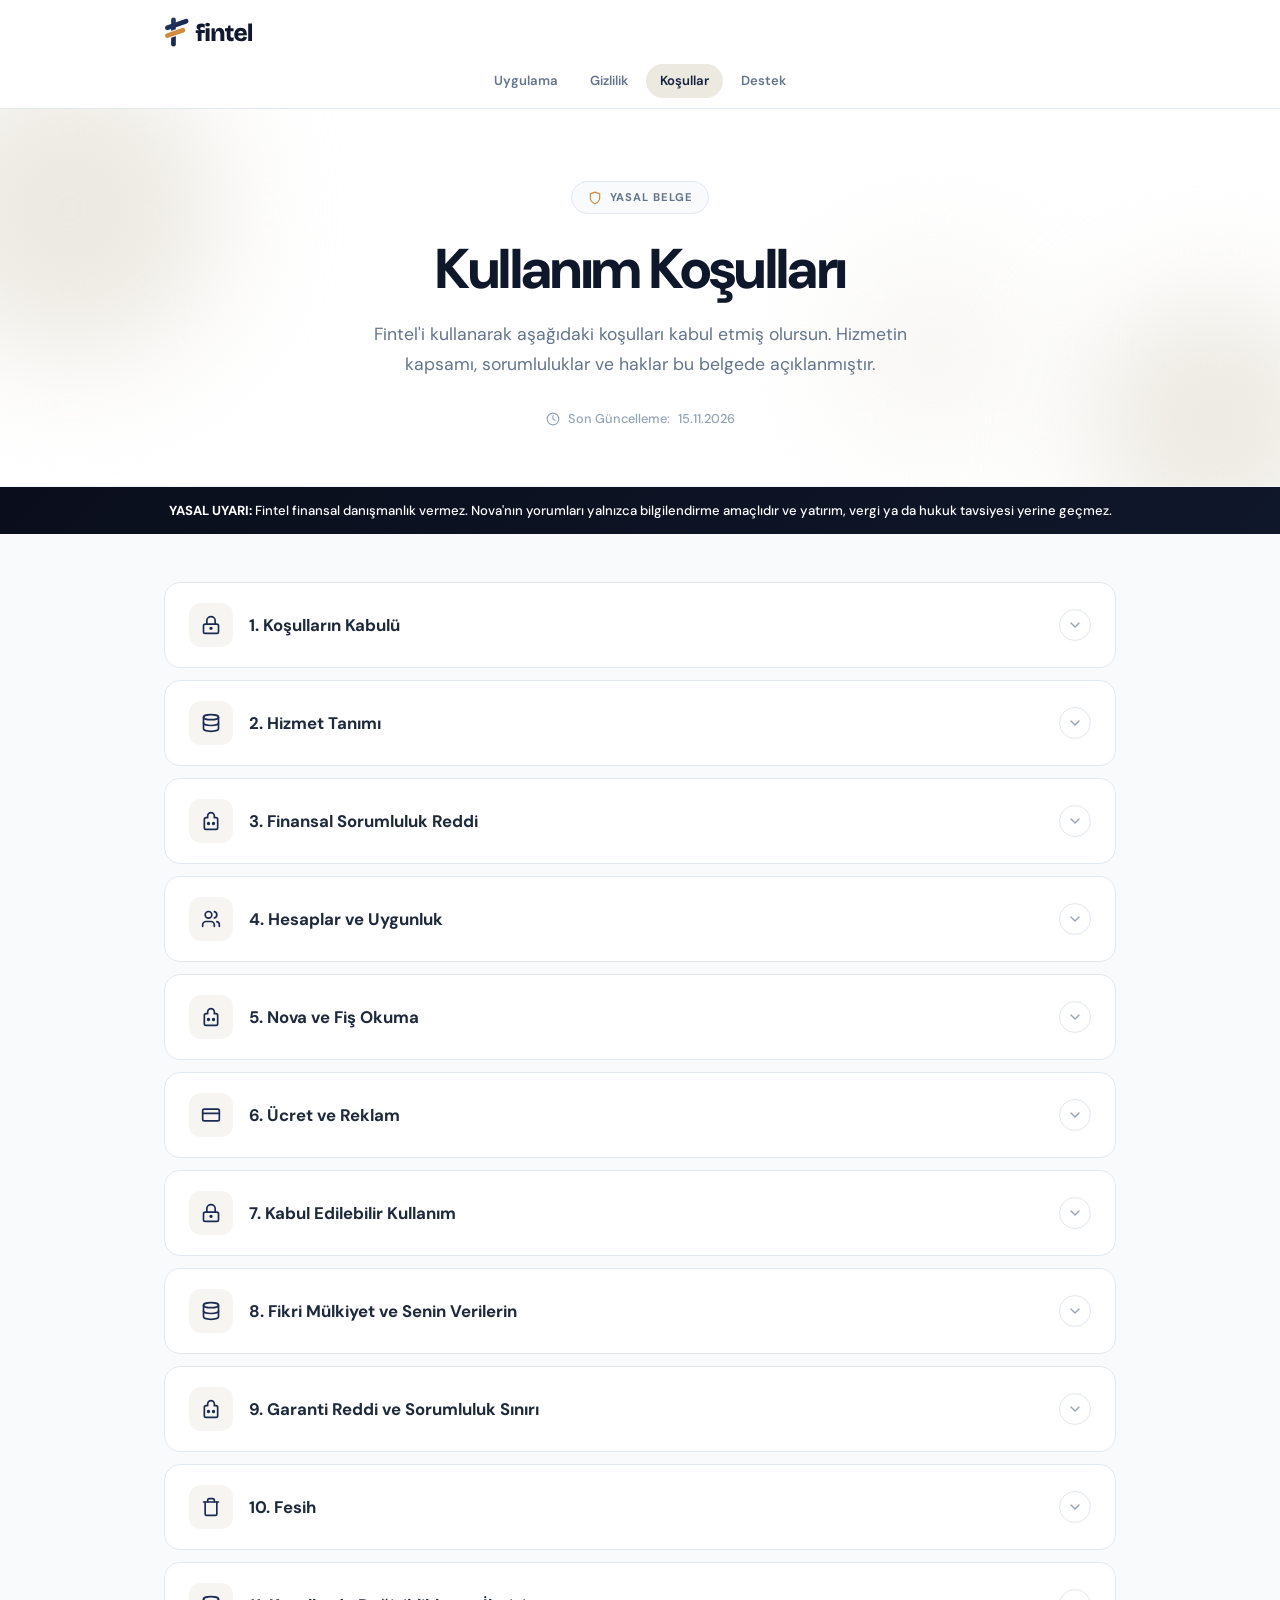
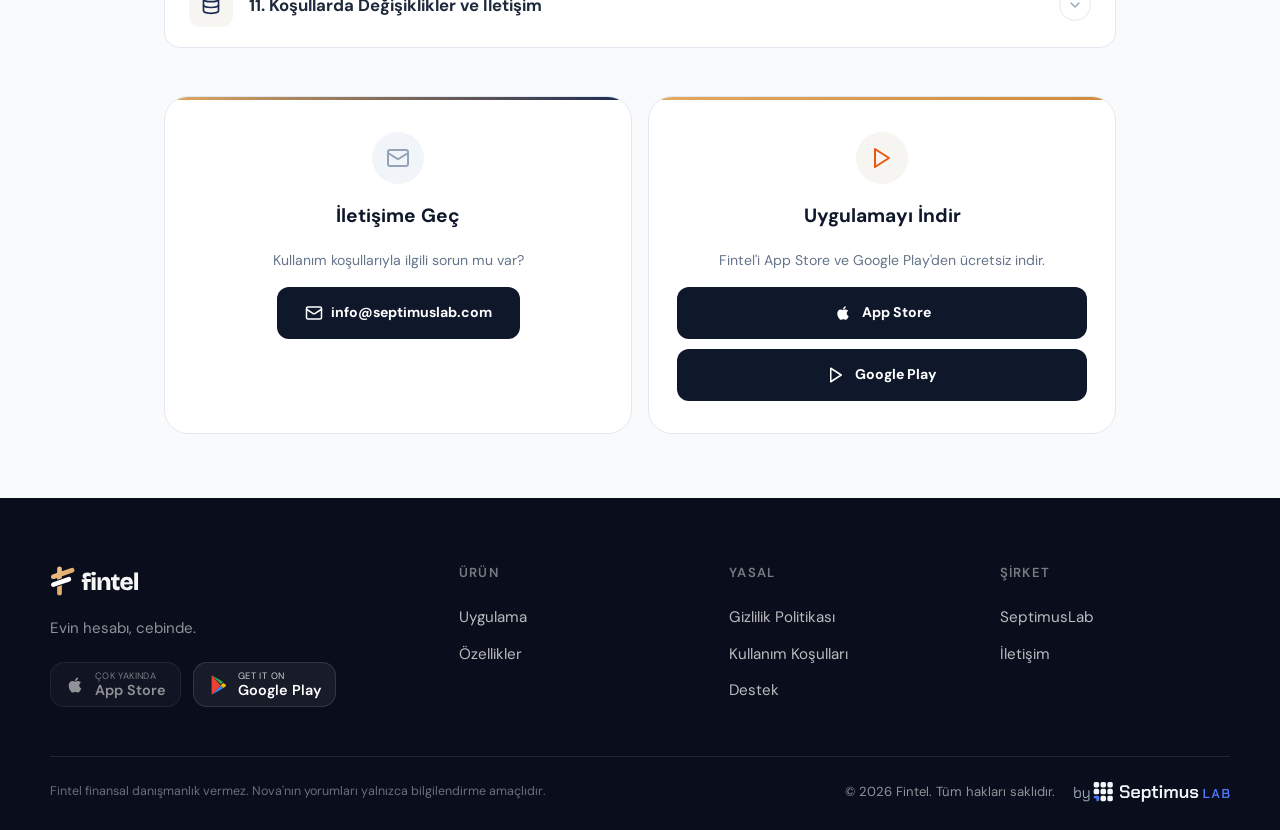
<file: terms/index.html>
<!doctype html>
<html lang="tr">
    <head>
        <meta charset="UTF-8" />
        <meta name="viewport" content="width=device-width, initial-scale=1.0" />
        <title>Fintel - Kullanım Koşulları</title>
        <meta name="description" content="Fintel uygulamasının kullanım koşulları." />
        <link rel="icon" type="image/x-icon" sizes="16x16 32x32 48x48" href="/favicon.ico?v=2" />
        <link rel="apple-touch-icon" sizes="180x180" href="/assets/apple-touch-icon.png?v=2" />
        <link rel="manifest" href="/site.webmanifest?v=2" />
        <meta name="robots" content="index, follow" />
        <link rel="canonical" href="https://fintel.septimuslab.com/terms/" />
        <meta property="og:type" content="article" />
        <meta property="og:site_name" content="Fintel" />
        <meta property="og:title" content="Fintel · Kullanım Koşulları" />
        <meta property="og:description" content="Fintel kullanım koşulları ve hizmet şartları." />
        <meta property="og:url" content="https://fintel.septimuslab.com/terms/" />
        <meta property="og:image" content="https://fintel.septimuslab.com/assets/og/og-tr.png" />
        <meta property="og:image:width" content="1200" />
        <meta property="og:image:height" content="630" />
        <meta property="og:locale" content="tr_TR" />
        <meta name="twitter:card" content="summary_large_image" />
        <meta name="twitter:title" content="Fintel · Kullanım Koşulları" />
        <meta name="twitter:image" content="https://fintel.septimuslab.com/assets/og/og-tr.png" />
        <link rel="preconnect" href="https://fonts.googleapis.com" />
        <link rel="preconnect" href="https://fonts.gstatic.com" crossorigin />
        <link href="https://fonts.googleapis.com/css2?family=DM+Sans:wght@400;500;600;700;800&display=swap" rel="stylesheet" />
        <style>
            *,
            *::before,
            *::after {
                box-sizing: border-box;
                margin: 0;
                padding: 0;
            }

            :root {
                --brand-50: #f6f5f1;
                --brand-100: #ece9e1;
                --brand-200: #d9d4c6;
                --brand-300: #e8c08a;
                --brand-400: #e3a862;
                --brand-500: #d08b3e;
                --brand-600: #1b2a52;
                --brand-700: #14203f;
                --brand-800: #111830;
                --brand-900: #0a0e1c;

                --slate-50: #f8fafc;
                --slate-100: #f1f5f9;
                --slate-200: #e2e8f0;
                --slate-300: #cbd5e1;
                --slate-400: #94a3b8;
                --slate-500: #64748b;
                --slate-600: #475569;
                --slate-700: #334155;
                --slate-800: #1e293b;
                --slate-900: #0f172a;

                --orange-50: #f6f5f1;
                --orange-100: #e3dfd2;
                --orange-600: #8f5716;
                --orange-700: #8f5716;
                --orange-800: #5e3a0f;

                --radius-sm: 8px;
                --radius-md: 12px;
                --radius-lg: 16px;
                --radius-xl: 24px;
                --radius-full: 9999px;

                --shadow-sm: 0 1px 2px rgba(0, 0, 0, 0.04);
                --shadow-md: 0 4px 12px rgba(0, 0, 0, 0.06);
                --shadow-lg: 0 8px 30px rgba(0, 0, 0, 0.08);
                --shadow-xl: 0 16px 50px rgba(0, 0, 0, 0.1);

                --font-display: "DM Sans", sans-serif;
                --font-body: "DM Sans", sans-serif;
                --font-hand: "DM Sans", sans-serif;
            }

            html {
                scroll-behavior: smooth;
            }

            body {
                font-family: var(--font-body);
                background: var(--slate-50);
                color: var(--slate-700);
                line-height: 1.7;
                -webkit-font-smoothing: antialiased;
                -moz-osx-font-smoothing: grayscale;
            }

            ::selection {
                background: var(--brand-100);
                color: var(--brand-900);
            }

            a {
                color: inherit;
                text-decoration: none;
            }
            img {
                display: block;
                max-width: 100%;
            }

            @keyframes fadeInUp {
                from {
                    opacity: 0;
                    transform: translateY(20px);
                }
                to {
                    opacity: 1;
                    transform: translateY(0);
                }
            }
            @keyframes fadeIn {
                from {
                    opacity: 0;
                }
                to {
                    opacity: 1;
                }
            }
            @keyframes pulseGlow {
                0%,
                100% {
                    opacity: 0.4;
                }
                50% {
                    opacity: 0.7;
                }
            }

            .animate-up {
                animation: fadeInUp 0.6s ease-out both;
            }
            .animate-fade {
                animation: fadeIn 0.5s ease-out both;
            }
            .delay-1 {
                animation-delay: 0.1s;
            }
            .delay-2 {
                animation-delay: 0.2s;
            }
            .delay-3 {
                animation-delay: 0.3s;
            }

            .navbar {
                position: sticky;
                top: 0;
                z-index: 100;
                background: rgba(255, 255, 255, 0.92);
                backdrop-filter: blur(20px) saturate(180%);
                -webkit-backdrop-filter: blur(20px) saturate(180%);
                border-bottom: 1px solid var(--slate-200);
                transition: box-shadow 0.3s ease;
            }
            .navbar.scrolled {
                box-shadow: 0 1px 20px rgba(0, 0, 0, 0.06);
            }
            .navbar-inner {
                max-width: 1000px;
                margin: 0 auto;
                padding: 0 24px;
                height: 64px;
                display: flex;
                align-items: center;
                justify-content: space-between;
            }
            .brand {
                display: flex;
                align-items: center;
                gap: 12px;
                text-decoration: none;
            }
            .brand-lockup {
                height: 38px;
                width: auto;
                display: block;
            }
            .brand-logo {
                width: 40px;
                height: 40px;
                border-radius: var(--radius-md);
                object-fit: cover;
                box-shadow: var(--shadow-sm);
                transition: transform 0.3s ease;
            }
            .brand:hover .brand-logo {
                transform: scale(1.05);
            }
            .brand-text {
                display: flex;
                flex-direction: column;
            }
            .brand-name {
                font-family: var(--font-display);
                font-weight: 800;
                font-size: 1.2rem;
                color: var(--slate-900);
                letter-spacing: -0.02em;
                line-height: 1.1;
            }
            .brand-name span {
                color: var(--brand-600);
            }
            .brand-subtitle {
                font-size: 0.6rem;
                color: var(--slate-400);
                font-weight: 600;
                letter-spacing: 0.12em;
                text-transform: uppercase;
            }

            .lang-toggle {
                display: flex;
                align-items: center;
                gap: 12px;
            }
            .lang-flag {
                width: 32px;
                height: 32px;
                border-radius: 50%;
                cursor: pointer;
                opacity: 0.6;
                transition: all 0.3s ease;
                border: 2px solid transparent;
                object-fit: cover;
            }
            .lang-flag.active {
                opacity: 1;
                border-color: var(--brand-500);
                transform: scale(1.1);
                box-shadow: 0 2px 8px rgba(27, 42, 82, 0.3);
            }
            .lang-flag:hover {
                opacity: 0.9;
                transform: scale(1.05);
            }
            .nav-tabs { display: flex; justify-content: center; flex-wrap: wrap; gap: 4px; max-width: 1000px; margin: 0 auto; padding: 0 16px 10px; }
            .nav-link { font-family: var(--font-display); font-size: 0.82rem; font-weight: 600; color: var(--slate-500); padding: 6px 14px; border-radius: var(--radius-full); transition: all 0.2s ease; text-decoration: none; }
            .nav-link:hover { color: var(--brand-600); background: var(--brand-50); }
            .nav-link.active { color: var(--brand-700); background: var(--brand-100); }

            .hero {
                position: relative;
                background: white;
                border-bottom: 1px solid var(--slate-100);
                overflow: hidden;
            }
            .hero-bg {
                position: absolute;
                inset: 0;
                overflow: hidden;
                pointer-events: none;
            }
            .hero-orb {
                position: absolute;
                border-radius: 50%;
                filter: blur(60px);
                animation: pulseGlow 4s ease-in-out infinite;
            }
            .hero-orb--teal {
                width: 300px;
                height: 300px;
                background: var(--brand-100);
                top: -50px;
                left: -80px;
            }
            .hero-orb--amber {
                width: 250px;
                height: 250px;
                background: #ece9e1;
                bottom: -60px;
                right: -60px;
                animation-delay: 1.5s;
            }
            .hero-orb--pink {
                width: 180px;
                height: 180px;
                background: #f6f5f1;
                top: 40%;
                right: 20%;
                animation-delay: 3s;
            }
            .hero-content {
                position: relative;
                z-index: 2;
                max-width: 900px;
                margin: 0 auto;
                padding: 72px 24px 56px;
                text-align: center;
            }
            .hero-badge {
                display: inline-flex;
                align-items: center;
                gap: 8px;
                padding: 6px 16px;
                border-radius: var(--radius-full);
                background: var(--slate-50);
                border: 1px solid var(--slate-200);
                font-family: var(--font-display);
                font-size: 0.7rem;
                font-weight: 700;
                color: var(--slate-500);
                text-transform: uppercase;
                letter-spacing: 0.08em;
                margin-bottom: 24px;
            }
            .hero-badge svg {
                color: var(--brand-500);
            }
            .hero-title {
                font-family: var(--font-display);
                font-size: clamp(2.2rem, 5vw, 3.5rem);
                font-weight: 800;
                color: var(--slate-900);
                letter-spacing: -0.03em;
                line-height: 1.1;
                margin-bottom: 20px;
            }
            .hero-desc {
                font-size: 1.1rem;
                color: var(--slate-500);
                max-width: 600px;
                margin: 0 auto 28px;
                line-height: 1.7;
            }
            .hero-meta {
                display: flex;
                align-items: center;
                justify-content: center;
                gap: 8px;
                font-size: 0.8rem;
                color: var(--slate-400);
                font-weight: 500;
            }
            .hero-meta svg {
                width: 14px;
                height: 14px;
            }

            .disclaimer {
                background: linear-gradient(135deg, var(--brand-900), var(--slate-900));
                color: white;
                padding: 14px 24px;
                text-align: center;
                font-size: 0.82rem;
                font-weight: 500;
                line-height: 1.5;
                position: relative;
                z-index: 10;
            }
            .disclaimer strong {
                font-weight: 700;
            }

            .main-content {
                max-width: 1000px;
                margin: 0 auto;
                padding: 48px 24px 64px;
            }

            .accordion-list {
                display: flex;
                flex-direction: column;
                gap: 12px;
            }
            .accordion-item {
                background: white;
                border: 1px solid var(--slate-200);
                border-radius: var(--radius-lg);
                overflow: hidden;
                transition: all 0.3s ease;
            }
            .accordion-item:hover {
                border-color: var(--brand-200);
                box-shadow: 0 2px 16px rgba(27, 42, 82, 0.06);
            }
            .accordion-item.open {
                border-color: var(--brand-300);
                box-shadow: 0 4px 24px rgba(27, 42, 82, 0.08);
            }
            .accordion-trigger {
                width: 100%;
                display: flex;
                align-items: center;
                justify-content: space-between;
                padding: 20px 24px;
                background: none;
                border: none;
                cursor: pointer;
                text-align: left;
                font-family: var(--font-body);
                transition: background 0.2s ease;
            }
            .accordion-trigger:hover {
                background: var(--slate-50);
            }
            .accordion-trigger-left {
                display: flex;
                align-items: center;
                gap: 16px;
            }
            .accordion-icon-wrap {
                width: 44px;
                height: 44px;
                border-radius: var(--radius-md);
                background: var(--brand-50);
                display: flex;
                align-items: center;
                justify-content: center;
                color: var(--brand-600);
                flex-shrink: 0;
                transition: all 0.3s ease;
            }
            .accordion-item:hover .accordion-icon-wrap,
            .accordion-item.open .accordion-icon-wrap {
                background: var(--brand-500);
                color: white;
            }
            .accordion-icon-wrap svg {
                width: 20px;
                height: 20px;
            }
            .accordion-title {
                font-family: var(--font-display);
                font-size: 1.05rem;
                font-weight: 700;
                color: var(--slate-800);
                transition: color 0.2s ease;
            }
            .accordion-item:hover .accordion-title {
                color: var(--brand-700);
            }
            .accordion-chevron {
                width: 32px;
                height: 32px;
                border-radius: var(--radius-full);
                border: 1px solid var(--slate-200);
                display: flex;
                align-items: center;
                justify-content: center;
                color: var(--slate-400);
                flex-shrink: 0;
                transition: all 0.3s ease;
            }
            .accordion-item.open .accordion-chevron {
                transform: rotate(180deg);
                border-color: var(--brand-300);
                color: var(--brand-600);
                background: var(--brand-50);
            }
            .accordion-chevron svg {
                width: 16px;
                height: 16px;
            }
            .accordion-body {
                max-height: 0;
                opacity: 0;
                overflow: hidden;
                transition:
                    max-height 0.4s ease,
                    opacity 0.3s ease;
            }
            .accordion-item.open .accordion-body {
                max-height: 800px;
                opacity: 1;
            }
            .accordion-body-inner {
                padding: 0 24px 24px 84px;
                font-size: 0.92rem;
                color: var(--slate-600);
                line-height: 1.8;
            }
            .accordion-body-inner p {
                margin-bottom: 12px;
            }
            .accordion-body-inner ul {
                list-style: none;
                padding: 0;
                display: flex;
                flex-direction: column;
                gap: 10px;
            }
            .accordion-body-inner li {
                padding-left: 20px;
                position: relative;
            }
            .accordion-body-inner li::before {
                content: "";
                position: absolute;
                left: 0;
                top: 10px;
                width: 6px;
                height: 6px;
                border-radius: 50%;
                background: var(--brand-400);
            }
            .accordion-body-inner li strong {
                color: var(--slate-800);
                font-weight: 600;
            }
            .info-box {
                background: var(--orange-50);
                border: 1px solid var(--orange-100);
                border-radius: var(--radius-md);
                padding: 16px 20px;
                margin: 12px 0;
            }
            .info-box-title {
                font-weight: 700;
                color: var(--orange-800);
                font-size: 0.88rem;
                margin-bottom: 4px;
            }
            .info-box p {
                font-size: 0.84rem;
                color: var(--orange-700);
                margin: 0;
            }
            .text-muted {
                font-size: 0.84rem;
                color: var(--slate-500);
            }

            .cta-grid {
                display: grid;
                grid-template-columns: 1fr 1fr;
                gap: 16px;
                margin-top: 48px;
            }
            @media (max-width: 600px) {
                .cta-grid {
                    grid-template-columns: 1fr;
                }
            }

            .card {
                position: relative;
                background: white;
                border: 1px solid var(--slate-200);
                border-radius: var(--radius-xl);
                overflow: hidden;
                transition: all 0.3s ease;
            }
            .card:hover {
                box-shadow: var(--shadow-lg);
                transform: translateY(-2px);
            }
            .card-accent {
                height: 3px;
                background: linear-gradient(90deg, var(--brand-400), var(--brand-600));
            }
            .card-body {
                padding: 32px 28px;
                text-align: center;
                display: flex;
                flex-direction: column;
                align-items: center;
                gap: 16px;
            }
            .card-icon {
                width: 52px;
                height: 52px;
                border-radius: var(--radius-full);
                background: var(--slate-100);
                display: flex;
                align-items: center;
                justify-content: center;
                color: var(--slate-400);
            }
            .card-icon svg {
                width: 24px;
                height: 24px;
            }
            .card-title {
                font-family: var(--font-display);
                font-size: 1.2rem;
                font-weight: 700;
                color: var(--slate-900);
            }
            .card-desc {
                font-size: 0.88rem;
                color: var(--slate-500);
                line-height: 1.6;
            }
            .btn {
                display: inline-flex;
                align-items: center;
                justify-content: center;
                gap: 8px;
                padding: 14px 28px;
                border-radius: var(--radius-md);
                font-family: var(--font-display);
                font-size: 0.88rem;
                font-weight: 700;
                border: none;
                cursor: pointer;
                transition: all 0.3s ease;
                text-decoration: none;
            }
            .btn svg {
                width: 18px;
                height: 18px;
            }
            .btn-dark {
                background: var(--slate-900);
                color: white;
            }
            .btn-dark:hover {
                background: var(--brand-600);
                box-shadow: 0 4px 20px rgba(27, 42, 82, 0.3);
                transform: translateY(-1px);
            }
            .btn-play {
                background: var(--slate-900);
                color: white;
                gap: 10px;
            }
            .btn-play:hover {
                background: var(--brand-600);
                box-shadow: 0 4px 20px rgba(27, 42, 82, 0.3);
                transform: translateY(-1px);
            }
            .store-dl { display: flex; flex-direction: column; gap: 10px; width: 100%; }
            .btn-store { width: 100%; }
            .btn-appstore { background: var(--slate-900); color: #fff; gap: 10px; }
            .btn-appstore:hover { background: var(--brand-600); box-shadow: 0 4px 20px rgba(27, 42, 82, 0.3); transform: translateY(-1px); }
            .btn-soon { background: var(--slate-200); color: var(--slate-500); cursor: default; pointer-events: none; }
            .btn-soon-tag { font-size: 0.72em; font-weight: 600; opacity: 0.75; margin-left: 6px; }

            .footer {
                border-top: 1px solid var(--slate-200);
                background: white;
                padding: 20px 24px;
            }
            .footer-inner {
                max-width: 1000px;
                margin: 0 auto;
                display: flex;
                flex-direction: column;
                align-items: center;
                gap: 10px;
            }
            .footer-brand {
                display: flex;
                align-items: center;
                gap: 10px;
            }
            .footer-brand img {
                width: auto;
                height: 20px;
                opacity: 0.85;
            }
            .footer-link {
                font-size: 0.82rem;
                font-weight: 500;
                color: var(--slate-400);
                transition: color 0.2s ease;
            }
            .footer-link:hover {
                color: var(--brand-600);
            }
            .footer-copy {
                font-size: 0.78rem;
                color: var(--slate-400);
            }

            @media (max-width: 640px) {
                .hero-content {
                    padding: 48px 20px 40px;
                }
                .hero-title {
                    font-size: 2rem;
                }
                .hero-desc {
                    font-size: 0.95rem;
                }
                .accordion-trigger {
                    padding: 16px 18px;
                }
                .accordion-body-inner {
                    padding: 0 18px 20px 18px;
                }
                .accordion-trigger-left {
                    gap: 12px;
                }
                .accordion-icon-wrap {
                    width: 38px;
                    height: 38px;
                }
                .accordion-title {
                    font-size: 0.92rem;
                }
                .card-body {
                    padding: 24px 20px;
                }
                .lang-flag {
                    width: 28px;
                    height: 28px;
                }
            }
        </style>
    </head>
    <body>
        <nav class="navbar" id="navbar">
            <div class="navbar-inner">
                <a href="https://fintel.septimuslab.com" class="brand">
                    <img src="../assets/brand/lockup-h-light.svg" alt="Fintel" class="brand-lockup" width="182" height="38" />
                </a>
            </div>
            <div class="nav-tabs" id="navTabs"></div>
        </nav>

        <header class="hero">
            <div class="hero-bg">
                <div class="hero-orb hero-orb--teal"></div>
                <div class="hero-orb hero-orb--amber"></div>
                <div class="hero-orb hero-orb--pink"></div>
            </div>
            <div class="hero-content">
                <div class="hero-badge animate-up">
                    <svg xmlns="http://www.w3.org/2000/svg" width="14" height="14" viewBox="0 0 24 24" fill="none" stroke="currentColor" stroke-width="2" stroke-linecap="round" stroke-linejoin="round"><path d="M12 22s8-4 8-10V5l-8-3-8 3v7c0 6 8 10 8 10z" /></svg>
                    <span id="hero-badge-text">Yasal Belge</span>
                </div>
                <h1 class="hero-title animate-up delay-1" id="hero-title">Kullanım Koşulları</h1>
                <p class="hero-desc animate-up delay-2" id="hero-desc">Fintel'i kullanarak aşağıdaki koşulları kabul etmiş olursun. Hizmetin kapsamı, sorumluluklar ve haklar bu belgede açıklanmıştır.</p>
                <div class="hero-meta animate-up delay-3">
                    <svg xmlns="http://www.w3.org/2000/svg" viewBox="0 0 24 24" fill="none" stroke="currentColor" stroke-width="2" stroke-linecap="round" stroke-linejoin="round">
                        <circle cx="12" cy="12" r="10" />
                        <polyline points="12 6 12 12 16 14" />
                    </svg>
                    <span id="hero-date-label">Son Güncelleme:</span> <span>15.11.2026</span>
                </div>
            </div>
        </header>

        <div class="disclaimer" id="disclaimer"><strong>YASAL UYARI:</strong> Fintel finansal danışmanlık vermez. Nova'nın yorumları yalnızca bilgilendirme amaçlıdır ve yatırım, vergi ya da hukuk tavsiyesi yerine geçmez.</div>

        <main class="main-content">
            <div class="accordion-list" id="accordion-list"></div>

            <div class="cta-grid">
                <div class="card animate-up">
                    <div class="card-accent"></div>
                    <div class="card-body">
                        <div class="card-icon">
                            <svg xmlns="http://www.w3.org/2000/svg" viewBox="0 0 24 24" fill="none" stroke="currentColor" stroke-width="2" stroke-linecap="round" stroke-linejoin="round">
                                <rect width="20" height="16" x="2" y="4" rx="2" />
                                <path d="m22 7-8.97 5.7a1.94 1.94 0 0 1-2.06 0L2 7" />
                            </svg>
                        </div>
                        <h3 class="card-title" id="contact-title">İletişime Geç</h3>
                        <p class="card-desc" id="contact-desc">Kullanım koşullarıyla ilgili sorun mu var?</p>
                        <a href="mailto:info@septimuslab.com" class="btn btn-dark">
                            <svg xmlns="http://www.w3.org/2000/svg" viewBox="0 0 24 24" fill="none" stroke="currentColor" stroke-width="2" stroke-linecap="round" stroke-linejoin="round">
                                <rect width="20" height="16" x="2" y="4" rx="2" />
                                <path d="m22 7-8.97 5.7a1.94 1.94 0 0 1-2.06 0L2 7" />
                            </svg>
                            info@septimuslab.com
                        </a>
                    </div>
                </div>

                <div class="card animate-up delay-1">
                    <div class="card-accent" style="background: linear-gradient(90deg, #e3a862, #d08b3e)"></div>
                    <div class="card-body">
                        <div class="card-icon" style="background: #f6f5f1; color: #ea580c">
                            <svg xmlns="http://www.w3.org/2000/svg" viewBox="0 0 24 24" fill="none" stroke="currentColor" stroke-width="2" stroke-linecap="round" stroke-linejoin="round"><polygon points="5 3 19 12 5 21 5 3" /></svg>
                        </div>
                        <h3 class="card-title" id="play-title">Uygulamayı İndir</h3>
                        <p class="card-desc" id="play-desc">Fintel'i App Store ve Google Play'den ücretsiz indir.</p>
                        <div class="store-dl">
                            <a href="https://apps.apple.com/app/id6835149318" target="_blank" rel="noopener" class="btn btn-store btn-appstore">
                                <svg xmlns="http://www.w3.org/2000/svg" width="18" height="18" viewBox="0 0 24 24" fill="currentColor"><path d="M17.05 20.28c-.98.95-2.05.8-3.08.35-1.09-.46-2.09-.48-3.24 0-1.44.62-2.2.44-3.06-.35C2.79 15.25 3.51 7.59 9.05 7.31c1.35.07 2.29.74 3.08.8 1.18-.24 2.31-.93 3.57-.84 1.51.12 2.65.72 3.4 1.8-3.12 1.87-2.38 5.98.48 7.13-.57 1.5-1.31 2.99-2.54 4.09zM12.03 7.25c-.15-2.23 1.66-4.07 3.74-4.25.29 2.58-2.34 4.5-3.74 4.25z"/></svg>
                                App Store
                            </a>
                            <a href="https://play.google.com/store/apps/details?id=com.fintel.app" target="_blank" rel="noopener" class="btn btn-store btn-play">
                                <svg xmlns="http://www.w3.org/2000/svg" width="18" height="18" viewBox="0 0 24 24" fill="none" stroke="currentColor" stroke-width="2" stroke-linecap="round" stroke-linejoin="round"><polygon points="5 3 19 12 5 21 5 3" /></svg>
                                Google Play
                            </a>
                        </div>
                    </div>
                </div>
            </div>
        </main>

        <footer class="footer">
            <div class="footer-inner">
                <div class="footer-brand">
                    <a href="https://www.septimuslab.com/" target="_blank" rel="noopener" class="footer-link" style="font-weight: 600; color: var(--slate-600)"> <img src="../assets/septimuslab/septimuslab-imza-acik-zemin.svg" alt="by SeptimusLab" width="164" height="21" /> </a>
                </div>
                <p class="footer-copy">&copy; 2026 Fintel by <a href="https://www.septimuslab.com/" target="_blank" rel="noopener" style="color: var(--brand-600); font-weight: 500">SeptimusLab</a>. <span id="footer-rights">Tüm Hakları Saklıdır.</span></p>
            </div>
        </footer>

        <script>
            const icons = {
                data: '<svg xmlns="http://www.w3.org/2000/svg" viewBox="0 0 24 24" fill="none" stroke="currentColor" stroke-width="2" stroke-linecap="round" stroke-linejoin="round"><ellipse cx="12" cy="5" rx="9" ry="3"/><path d="M3 5V19A9 3 0 0 0 21 19V5"/><path d="M3 12A9 3 0 0 0 21 12"/></svg>',
                ai: '<svg xmlns="http://www.w3.org/2000/svg" viewBox="0 0 24 24" fill="none" stroke="currentColor" stroke-width="2" stroke-linecap="round" stroke-linejoin="round"><path d="M12 2a4 4 0 0 0-4 4v2H6a2 2 0 0 0-2 2v10a2 2 0 0 0 2 2h12a2 2 0 0 0 2-2V10a2 2 0 0 0-2-2h-2V6a4 4 0 0 0-4-4z"/><circle cx="9" cy="15" r="1"/><circle cx="15" cy="15" r="1"/></svg>',
                money: '<svg xmlns="http://www.w3.org/2000/svg" viewBox="0 0 24 24" fill="none" stroke="currentColor" stroke-width="2" stroke-linecap="round" stroke-linejoin="round"><rect width="20" height="14" x="2" y="5" rx="2"/><line x1="2" x2="22" y1="10" y2="10"/></svg>',
                trash: '<svg xmlns="http://www.w3.org/2000/svg" viewBox="0 0 24 24" fill="none" stroke="currentColor" stroke-width="2" stroke-linecap="round" stroke-linejoin="round"><path d="M3 6h18"/><path d="M19 6v14c0 1-1 2-2 2H7c-1 0-2-1-2-2V6"/><path d="M8 6V4c0-1 1-2 2-2h4c1 0 2 1 2 2v2"/></svg>',
                users: '<svg xmlns="http://www.w3.org/2000/svg" viewBox="0 0 24 24" fill="none" stroke="currentColor" stroke-width="2" stroke-linecap="round" stroke-linejoin="round"><path d="M16 21v-2a4 4 0 0 0-4-4H6a4 4 0 0 0-4 4v2"/><circle cx="9" cy="7" r="4"/><path d="M22 21v-2a4 4 0 0 0-3-3.87"/><path d="M16 3.13a4 4 0 0 1 0 7.75"/></svg>',
                lock: '<svg xmlns="http://www.w3.org/2000/svg" viewBox="0 0 24 24" fill="none" stroke="currentColor" stroke-width="2" stroke-linecap="round" stroke-linejoin="round"><rect width="18" height="11" x="3" y="11" rx="2" ry="2"/><path d="M7 11V7a5 5 0 0 1 10 0v4"/><circle cx="12" cy="16" r="1"/></svg>',
            };

            const i18n = {
                tr: {
                    badge: "Yasal Belge",
                    title: "Kullanım Koşulları",
                    desc: "Fintel'i kullanarak aşağıdaki koşulları kabul etmiş olursun. Hizmetin kapsamı, sorumluluklar ve haklar bu belgede açıklanmıştır.",
                    dateLabel: "Son Güncelleme:",
                    disclaimer: "<strong>YASAL UYARI:</strong> Fintel finansal danışmanlık vermez. Nova'nın yorumları yalnızca bilgilendirme amaçlıdır ve yatırım, vergi ya da hukuk tavsiyesi yerine geçmez.",
                    contactTitle: "İletişime Geç",
                    contactDesc: "Kullanım koşullarıyla ilgili sorun mu var?",
                    playTitle: "Uygulamayı İndir",
                    playDesc: "Fintel'i App Store ve Google Play'den ücretsiz indir.",
                    rights: "Tüm Hakları Saklıdır.",
                    sections: [
                        {
                            icon: "lock",
                            title: "1. Koşulların Kabulü",
                            html: "<p>Fintel'i indirerek ya da kullanarak bu koşulları kabul etmiş olursun. Uygulamayı SeptimusLab sunar. Koşulları kabul etmiyorsan uygulamayı kullanma.</p>",
                        },
                        {
                            icon: "data",
                            title: "2. Hizmet Tanımı",
                            html: "<p>Fintel; gelir ve giderlerini kaydetmene, dönem bütçesi ile günlük limit hesaplamana, fişten kayıt doldurmana ve Nova adlı asistandan özet ve yanıt almana yarayan bir kişisel bütçe aracıdır.</p><p>Hizmet olduğu gibi sunulur ve zaman içinde özellikler eklenebilir, değiştirilebilir veya kaldırılabilir.</p>",
                        },
                        {
                            icon: "ai",
                            title: "3. Finansal Sorumluluk Reddi",
                            html: "<p><strong>Fintel bir banka, aracı kurum ya da finansal danışmanlık hizmeti değildir.</strong> Bankana bağlanmaz, para hareketi yapmaz.</p><p>Nova'nın yanıtları yatırım, vergi, hukuk ya da finansal tavsiye değildir. Önemli kararlar için yetkili bir uzmana danışmalısın. Bütçe kararları tamamen sana aittir.</p>",
                        },
                        {
                            icon: "users",
                            title: "4. Hesaplar ve Uygunluk",
                            html: "<p>Uygulamayı hesapsız kullanabilirsin. Nova ve fiş okuma için Google, Apple ya da e-posta ile giriş gerekir. Hesabının güvenliğinden ve hesabın altında gerçekleşen işlemlerden sen sorumlusun.</p><p>Uygulamayı kullanmak için en az 13 yaşında olmalısın. Hesabını ve verilerini uygulamada <strong>\"Ayarlar > Verilerim > Hesabımı sil\"</strong> yoluyla istediğin zaman silebilirsin.</p>",
                        },
                        {
                            icon: "ai",
                            title: "5. Nova ve Fiş Okuma",
                            html: "<p>Nova'nın yanıtları ve fiş okuma sonuçları yapay zeka ile üretilir, hatalı ya da eksik olabilir. Fiş okuma sonucunu kaydetmeden önce kontrol etmelisin. Sayıları uygulama hesaplar, ancak Nova'nın anlatımı genel bilgidir.</p><p>Bu özelliklerin günlük kullanım sınırı vardır. Sınırı aşarsan ertesi gün yeniden kullanabilirsin.</p>",
                        },
                        {
                            icon: "money",
                            title: "6. Ücret ve Reklam",
                            html: "<p>Bu sürümde uygulama içi satın alma ve abonelik yoktur, uygulama reklam göstermez. İleride ücretli bir özellik getirirsek bunu önceden ve açıkça bildiririz.</p>",
                        },
                        {
                            icon: "lock",
                            title: "7. Kabul Edilebilir Kullanım",
                            html: "<p>Uygulamayı yalnızca yasal amaçlarla kullanmayı kabul edersin. Şunları yapamazsın: yasalara aykırı amaçla kullanmak, sistemlere zarar verecek ya da aşırı yük bindirecek şekilde (otomatik isteklerle) kullanmak, başkasının hesabına izinsiz erişmeye çalışmak, uygulamanın kodunu tersine mühendislikle çözmeye çalışmak.</p><p>Bu koşulları ihlal eden hesapların erişimi askıya alınabilir veya sonlandırılabilir.</p>",
                        },
                        {
                            icon: "data",
                            title: "8. Fikri Mülkiyet ve Senin Verilerin",
                            html: "<p>Fintel adı, logosu, tasarımı ve yazılımı SeptimusLab'e aittir ve fikri mülkiyet mevzuatıyla korunur. Sana uygulamayı kişisel amaçla kullanman için devredilemez, münhasır olmayan bir kullanım hakkı veriyoruz.</p><p>Girdiğin kayıtlar sana aittir. Bunları yalnızca uygulamayı sana sunmak için işleriz; ayrıntı için <a href='../privacy-policy/'>Gizlilik Politikası</a>'na bak. Girdiğin bilgilerin doğruluğu senin sorumluluğundadır.</p>",
                        },
                        {
                            icon: "ai",
                            title: "9. Garanti Reddi ve Sorumluluk Sınırı",
                            html: "<p>Uygulamayı \"olduğu gibi\" sunarız. Kesintisiz ve hatasız çalışacağını garanti edemeyiz. Yasaların izin verdiği ölçüde, uygulamanın kullanımından ya da kullanılamamasından doğan dolaylı zararlardan sorumlu değiliz.</p>",
                        },
                        {
                            icon: "trash",
                            title: "10. Fesih",
                            html: "<p>İstediğin zaman uygulamayı kullanmayı bırakıp hesabını silebilirsin. Koşulları ihlal eden hesapları kapatma hakkımız saklıdır.</p>",
                        },
                        {
                            icon: "data",
                            title: "11. Koşullarda Değişiklikler ve İletişim",
                            html: "<p>Uygulamayı ya da bu koşulları güncelleyebiliriz. Önemli değişiklikleri uygulamada ya da bu sayfada duyururuz. Bu koşullara Türkiye Cumhuriyeti hukuku uygulanır.</p><p><strong>İletişim:</strong> SeptimusLab, İzmir. <strong>info@septimuslab.com</strong></p>",
                        },
                    ],
                },
            };

            let currentLang = "tr";
            let openIndex = null;

            function render(lang) {
                const d = i18n[lang];

                document.getElementById("hero-badge-text").textContent = d.badge;
                document.getElementById("hero-title").textContent = d.title;
                document.getElementById("hero-desc").textContent = d.desc;
                document.getElementById("hero-date-label").textContent = d.dateLabel;

                document.getElementById("disclaimer").innerHTML = d.disclaimer;

                document.getElementById("contact-title").textContent = d.contactTitle;
                document.getElementById("contact-desc").textContent = d.contactDesc;
                document.getElementById("play-title").textContent = d.playTitle;
                document.getElementById("play-desc").textContent = d.playDesc;

                document.getElementById("footer-rights").textContent = d.rights;

                const list = document.getElementById("accordion-list");
                list.innerHTML = "";

                d.sections.forEach(function (section, i) {
                    var item = document.createElement("div");
                    item.className = "accordion-item animate-up";
                    item.style.animationDelay = i * 0.08 + "s";
                    if (openIndex === i) item.classList.add("open");

                    item.innerHTML =
                        '<button class="accordion-trigger" data-index="' +
                        i +
                        '">' +
                        '<div class="accordion-trigger-left">' +
                        '<div class="accordion-icon-wrap">' +
                        (icons[section.icon] || icons.data) +
                        "</div>" +
                        '<span class="accordion-title">' +
                        section.title +
                        "</span>" +
                        "</div>" +
                        '<div class="accordion-chevron">' +
                        '<svg xmlns="http://www.w3.org/2000/svg" viewBox="0 0 24 24" fill="none" stroke="currentColor" stroke-width="2" stroke-linecap="round" stroke-linejoin="round"><polyline points="6 9 12 15 18 9"/></svg>' +
                        "</div>" +
                        "</button>" +
                        '<div class="accordion-body">' +
                        '<div class="accordion-body-inner">' +
                        section.html +
                        "</div>" +
                        "</div>";

                    list.appendChild(item);
                });

                document.querySelectorAll(".accordion-trigger").forEach(function (btn) {
                    btn.addEventListener("click", function () {
                        var idx = parseInt(this.getAttribute("data-index"));
                        toggleAccordion(idx);
                    });
                });
            }

            function toggleAccordion(idx) {
                var items = document.querySelectorAll(".accordion-item");
                items.forEach(function (item, i) {
                    if (i === idx) {
                        item.classList.toggle("open");
                        openIndex = item.classList.contains("open") ? idx : null;
                    } else {
                        item.classList.remove("open");
                    }
                });
            }

            window.addEventListener("scroll", function () {
                document.getElementById("navbar").classList.toggle("scrolled", window.scrollY > 10);
            });

            const NAV_LABELS = {
                tr: { app: "Uygulama", privacy: "Gizlilik", terms: "Koşullar", support: "Destek" }
            };
            const NAV_LINKS = [
                { key: "app", href: "/marketing/" },
                { key: "privacy", href: "/privacy-policy/" },
                { key: "terms", href: "/terms/" },
                { key: "support", href: "/support/" }
            ];
            const NAV_ACTIVE = "terms";
            function renderNav(lang) {
                const L = NAV_LABELS[lang] || NAV_LABELS.tr;
                const el = document.getElementById("navTabs");
                if (!el) return;
                el.innerHTML = NAV_LINKS.map(function (l) {
                    return '<a href="' + l.href + '" class="nav-link' + (l.key === NAV_ACTIVE ? " active" : "") + '">' + L[l.key] + "</a>";
                }).join("");
            }
            window.renderNav = renderNav;
            renderNav("tr");

            render("tr");
        </script>
        <script src="../assets/site-footer.js"></script>
    </body>
</html>
</file>
